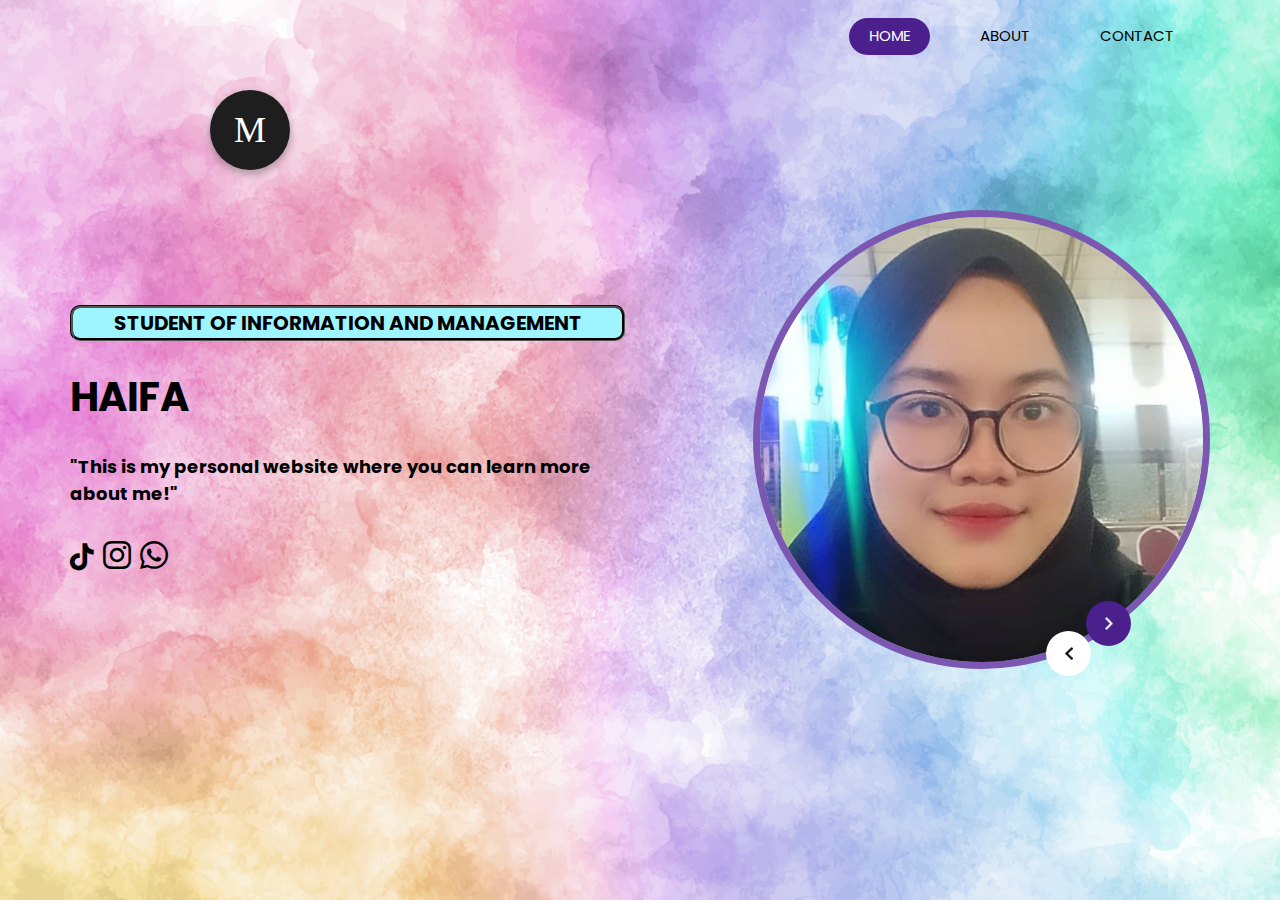
<file: index.html>
<!DOCTYPE html>
<html>

<head>
  <!-- Basic -->
  <meta charset="utf-8" />
  <meta http-equiv="X-UA-Compatible" content="IE=edge" />
  <!-- Mobile Metas -->
  <meta name="viewport" content="width=device-width, initial-scale=1, shrink-to-fit=no" />
  <!-- Site Metas -->
  <meta name="keywords" content="" />
  <meta name="description" content="" />
  <meta name="author" content="" />

  <title>Haifa Biodata</title>

  <!-- slider stylesheet -->
  <link rel="stylesheet" type="text/css"
    href="https://cdnjs.cloudflare.com/ajax/libs/OwlCarousel2/2.1.3/assets/owl.carousel.min.css" />

  <!-- bootstrap core css -->
  <link rel="stylesheet" type="text/css" href="css/bootstrap.css" />

  <!-- fonts style -->
  <link href="https://fonts.googleapis.com/css?family=Poppins:400,600,700&display=swap" rel="stylesheet">
  <!-- Custom styles for this template -->
  <link href="css/style.css" rel="stylesheet" />
  <!-- responsive style -->
  <link href="css/responsive.css" rel="stylesheet" />
  <link rel="stylesheet" href="https://cdnjs.cloudflare.com/ajax/libs/font-awesome/6.0.0-beta3/css/all.min.css">
  <style>
    .black {
      color: black;
    }
  </style>
</head>

<body>
  <div class="hero_area">
    <!-- header section strats -->
    <header class="header_section">
      <div class="container">
        <nav class="navbar navbar-expand-lg custom_nav-container ">
          <button class="navbar-toggler" type="button" data-toggle="collapse" data-target="#navbarSupportedContent"
            aria-controls="navbarSupportedContent" aria-expanded="false" aria-label="Toggle navigation">
            <span class="s-1"> </span>
            <span class="s-2"> </span>
            <span class="s-3"> </span>
          </button>

          <div class="collapse navbar-collapse" id="navbarSupportedContent">
            <div class="d-flex ml-auto flex-column flex-lg-row align-items-center">
              <ul class="navbar-nav  ">
                <li class="nav-item active">
                  <a class="nav-link" href="index.html">Home <span class="sr-only">(current)</span></a>
                </li>
                <li class="nav-item">
                  <a class="nav-link" href="about.html"> About</a>
                </li>
                <li class="nav-item">
                  <a class="nav-link" href="contact.html">Contact </a>
                </li>
              </ul>
            </div>
          </div>
        </nav>
      </div>
      <style>
        .circle {
          margin-left: 200px;
          margin-top: 80px;
          position: absolute;
          top: 10px;
          left: 10px;
          width: 80px;
          height: 80px;
          border-radius: 50%;
          background-color: #1e1e1e;
          /* Professional gaming color */
          display: flex;
          justify-content: center;
          align-items: center;
          font-size: 36px;
          /* Adjust font size as needed */
          color: white;
          /* Text color */
          font-family: 'Arial Black', cursive;
          /* Thicker and stylish font */
          box-shadow: 0 4px 8px rgba(0, 0, 0, 0.3);
          /* Add some shadow for a cool effect */
        }
      </style>
      <div class="circle">
        <span>M</span>
      </div>
    </header>
    <!-- end header section -->
    <!-- slider section -->
    <section class=" slider_section ">
      <div class="container">


        <div class="row">
          <div class="col-md-6 ">

            <div class="detail_box">
              <div
                style="text-align: center; font-size: 20px; background-color: rgb(159, 245, 255);border-color: black; border-style:groove; border-radius: 10px;">
                <b>STUDENT OF INFORMATION AND MANAGEMENT</b>
              </div>
              <h1 style="margin-block: 2rem;">
                HAIFA
              </h1>
              <b>
                <p style="font-size: large;">
                  "This is my personal website where you can learn more about me!"
                </p>
              </b>
            </div>
            <div style="margin-top: 2rem;">
              <a href="https://www.tiktok.com/@armyraezora?_t=8r89f9blD1e&_r=1" target="_blank">
                <i class="fab fa-tiktok black" style="font-size: 1.7em;"></i>
              </a>
              <a href="https://www.instagram.com/invites/contact/?igsh=2tii8m0omewa&utm_content=rsmduxz"
                target="_blank">
                <i class="fa-brands fa-instagram fa-2x black" style="margin-inline: .3rem;"></i>
              </a>
              <a href="https://wa.me/01111937332" target="_blank">
                <i class="fa-brands fa-whatsapp fa-2x black"></i>
              </a>
            </div>
          </div>

          <div class="col-lg-5 col-md-6 offset-lg-1">
            <div class="img_content">
              <div class="img_container">
                <div id="carouselExampleControls" class="carousel slide" data-ride="carousel">
                  <div class="carousel-inner">
                    <div class="carousel-item active">
                      <div class="img-box">
                        <img src="images/profile.jpg" alt="">
                      </div>
                    </div>
                    <div class="carousel-item">
                      <div class="img-box">
                        <img src="images/profile.jpg" alt="">
                      </div>
                    </div>
                    <div class="carousel-item">
                      <div class="img-box">
                        <img src="images/profile.jpg" alt="">
                      </div>
                    </div>
                  </div>
                </div>
              </div>
              <a class="carousel-control-prev" href="#carouselExampleControls" role="button" data-slide="prev">
                <span class="sr-only">Previous</span>
              </a>
              <a class="carousel-control-next" href="#carouselExampleControls" role="button" data-slide="next">
                <span class="sr-only">Next</span>
              </a>
            </div>
          </div>
        </div>
      </div>
      <br>
    </section>
  </div>
  <script src="js/jquery-3.4.1.min.js"></script>
  <script src="js/bootstrap.js"></script>

</body>

</html>
</file>
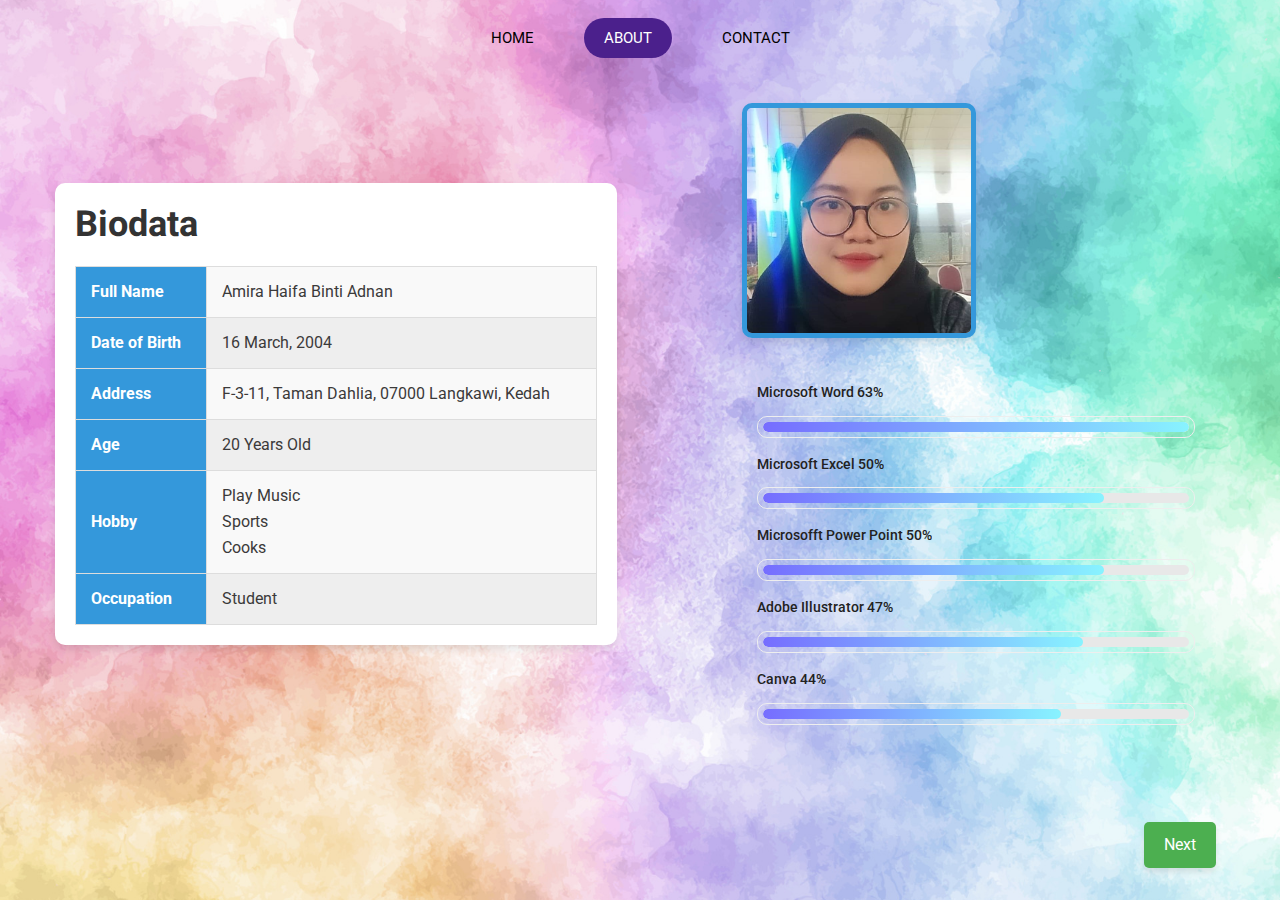
<file: about-us.html>
<!DOCTYPE html>
<html>

<head>
  <!-- Basic -->
  <meta charset="utf-8" />
  <meta http-equiv="X-UA-Compatible" content="IE=edge" />
  <!-- Mobile Metas -->
  <meta name="viewport" content="width=device-width, initial-scale=1, shrink-to-fit=no" />
  <!-- Site Metas -->
  <meta name="keywords" content="" />
  <meta name="description" content="" />
  <meta name="author" content="" />

  <title>Haifa Biodata</title>

  <!-- slider stylesheet -->
  <link rel="stylesheet" type="text/css"
    href="https://cdnjs.cloudflare.com/ajax/libs/OwlCarousel2/2.1.3/assets/owl.carousel.min.css" />

  <!-- bootstrap core css -->
  <link rel="stylesheet" type="text/css" href="css/bootstrap.css" />
  <!-- <link rel="stylesheet" type="text/css" href="css/bootstrap.css" /> -->

  <!-- fonts style -->
  <link href="https://fonts.googleapis.com/css?family=Poppins:400,600,700&display=swap" rel="stylesheet">
  <!-- Custom styles for this template -->
  <link href="css/style.css" rel="stylesheet" />
  <link href="css2/style.css" rel="stylesheet" />
  <!-- responsive style -->
  <link href="css/responsive.css" rel="stylesheet" />
  <link href="css2/responsive.css" rel="stylesheet" />
  <style>
    .container {
      display: flex;
      justify-content: center;
      align-items: center;
      flex-direction: row-reverse;
    }

    .biodata-container {
      width: 80%;
      max-width: 600px;
      background-color: white;
      padding: 20px;
      border-radius: 10px;
      box-shadow: 0 4px 8px rgba(0, 0, 0, 0.1);
      text-align: left;
    }

    .biodata-container h1 {
      text-align: center;
      color: #333;
      margin-bottom: 20px;
    }

    .biodata-table {
      width: 100%;
      border-collapse: collapse;
    }

    .biodata-table th,
    .biodata-table td {
      padding: 12px 15px;
      border: 1px solid #ddd;
      text-align: left;
    }

    .biodata-table th {
      background-color: #3498db;
      color: white;
    }

    .biodata-table td {
      background-color: #f9f9f9;
    }

    .biodata-table tr:nth-child(even) td {
      background-color: #eeeeee;
    }

    .image-container {
      width: 50%;
      /* Adjust width as needed */
      display: flex;
      justify-content: flex-end;
    }

    .image-container img {
      max-width: 100%;
      height: auto;
      border: 5px solid #3498db;
      /* Nice border color */
      border-radius: 10px;
      box-shadow: 0 4px 8px rgba(0, 0, 0, 0.1);
      /* Add some shadow for effect */
    }
  </style>
</head>

<body>

  <div class="hero_area">
    <!-- header section strats -->
    <header class="header_section">
      <div class="container">
        <nav class="navbar navbar-expand-lg custom_nav-container ">
          <button class="navbar-toggler" type="button" data-toggle="collapse" data-target="#navbarSupportedContent"
            aria-controls="navbarSupportedContent" aria-expanded="false" aria-label="Toggle navigation">
            <span class="s-1"> </span>
            <span class="s-2"> </span>
            <span class="s-3"> </span>
          </button>

          <div class="collapse navbar-collapse" id="navbarSupportedContent">
            <div class="d-flex ml-auto flex-column flex-lg-row align-items-center">
              <ul class="navbar-nav  ">
                <li class="nav-item">
                  <a class="nav-link" href="index.html">Home <span class="sr-only">(current)</span></a>
                </li>
                <li class="nav-item active">
                  <a class="nav-link" href="about.html"> About</a>
                </li>
                <li class="nav-item">
                  <a class="nav-link" href="contact.html">Contact </a>
                </li>
              </ul>
            </div>
          </div>
        </nav>
      </div>
    </header>
    <!-- end header section -->
    <!-- slider section -->
    <section class=" slider_section ">
      <div class="container">
        <div class="image-container"
          style="width: 100%;display: flex;justify-content: flex-end;flex-direction: column;">
          <img src="images/profile.jpg" alt="Your Image" style="width:50%;height:50%"><br>

          <div class="col-lg-6">
            <div class="tools_expert">
              <div class="skill_main">
                <div class="skill_item">
                  <h4>Microsoft Word <span class="counter">100</span>%</h4>
                  <div class="progress_br">
                    <div class="progress">
                      <div class="progress-bar" role="progressbar" aria-valuenow="100" aria-valuemin="0"
                        aria-valuemax="100" style="width: 100%;"></div>
                    </div>
                  </div>
                </div>
                <div class="skill_item">
                  <h4>Microsoft Excel <span class="counter">80</span>%</h4>
                  <div class="progress_br">
                    <div class="progress">
                      <div class="progress-bar" role="progressbar" aria-valuenow="80" aria-valuemin="0"
                        aria-valuemax="100" style="width: 80%;"></div>
                    </div>
                  </div>
                </div>
                <div class="skill_item">
                  <h4>Microsofft Power Point <span class="counter">80</span>%</h4>
                  <div class="progress_br">
                    <div class="progress">
                      <div class="progress-bar" role="progressbar" aria-valuenow="80" aria-valuemin="0"
                        aria-valuemax="100" style="width: 80%;"></div>
                    </div>
                  </div>
                </div>
                <div class="skill_item">
                  <h4>Adobe Illustrator <span class="counter">75</span>%</h4>
                  <div class="progress_br">
                    <div class="progress">
                      <div class="progress-bar" role="progressbar" aria-valuenow="75" aria-valuemin="0"
                        aria-valuemax="100" style="width: 75%;"></div>
                    </div>
                  </div>
                </div>
                <div class="skill_item">
                  <h4>Canva <span class="counter">70</span>%</h4>
                  <div class="progress_br">
                    <div class="progress">
                      <div class="progress-bar" role="progressbar" aria-valuenow="70" aria-valuemin="0"
                        aria-valuemax="100" style="width: 70%;"></div>
                    </div>
                  </div>
                </div>
              </div>
            </div>
          </div>



        </div>
        <div class="row" style="width:150%">

          <div class="biodata-container">
            <h1 style="text-align:left">Biodata</h1>
            <table class="biodata-table">
              <tr>
                <th>Full Name</th>
                <td>Amira Haifa Binti Adnan</td>
              </tr>
              <tr>
                <th>Date of Birth</th>
                <td>16 March, 2004</td>
              </tr>
              <tr>
                <th>Address</th>
                <td>F-3-11, Taman Dahlia, 07000 Langkawi, Kedah</td>
              </tr>
              <tr>
                <th>Age</th>
                <td>20 Years Old</td>
              </tr>
              <tr>
                <th>Hobby</th>
                <td>Play Music<br>
                  Sports<br>
                  Cooks
                </td>
              </tr>
              <tr>
                <th>Occupation</th>
                <td>Student</td>
              </tr>
            </table>
          </div>
        </div>
        <br>
    </section>
    <!-- end slider section -->
    <div style="height:10%; width:100%; text-align: right; padding-inline: 2rem;">
      <a href="education.html"><button class="next-button" style="margin-bottom: 2rem">Next</button></a>
    </div>
  </div>
  <script src="js/jquery-3.4.1.min.js"></script>
  <script src="js/bootstrap.js"></script>
  <!-- Optional JavaScript -->
  <!-- jQuery first, then Popper.js, then Bootstrap JS -->
  <script src="js2/jquery-3.3.1.min.js"></script>
  <script src="js2/popper.js"></script>
  <script src="js2/bootstrap.min.js"></script>
  <script src="js2/stellar.js"></script>
  <script src="vendors2/lightbox/simpleLightbox.min.js"></script>
  <script src="vendors2/nice-select/js/jquery.nice-select.min.js"></script>
  <script src="js2/jquery.ajaxchimp.min.js"></script>
  <script src="vendors2/counter-up/jquery.waypoints.min.js"></script>
  <script src="vendors2/counter-up/jquery.counterup.min.js"></script>
  <script src="js2/theme.js"></script>

</body>

</html>
</file>
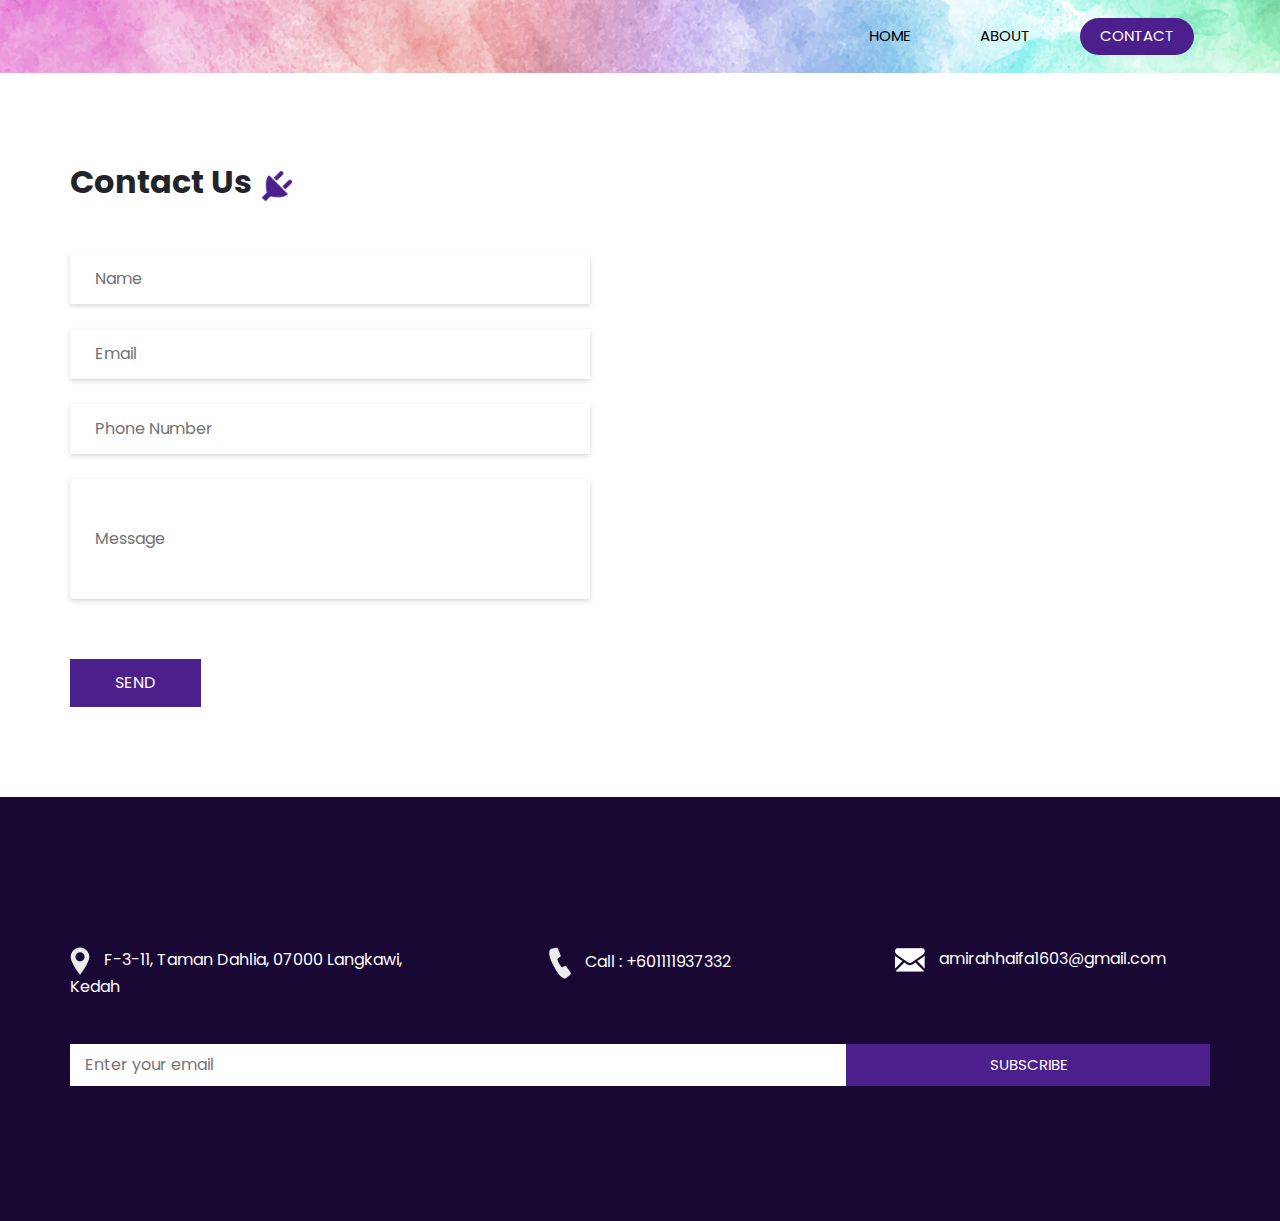
<file: contact.html>
<!DOCTYPE html>
<html>

<head>
  <!-- Basic -->
  <meta charset="utf-8" />
  <meta http-equiv="X-UA-Compatible" content="IE=edge" />
  <!-- Mobile Metas -->
  <meta name="viewport" content="width=device-width, initial-scale=1, shrink-to-fit=no" />
  <!-- Site Metas -->
  <meta name="keywords" content="" />
  <meta name="description" content="" />
  <meta name="author" content="" />

  <title>Electrochip</title>

  <!-- slider stylesheet -->
  <link rel="stylesheet" type="text/css"
    href="https://cdnjs.cloudflare.com/ajax/libs/OwlCarousel2/2.1.3/assets/owl.carousel.min.css" />

  <!-- bootstrap core css -->
  <link rel="stylesheet" type="text/css" href="css/bootstrap.css" />

  <!-- fonts style -->
  <link href="https://fonts.googleapis.com/css?family=Poppins:400,600,700&display=swap" rel="stylesheet">
  <!-- Custom styles for this template -->
  <link href="css/style.css" rel="stylesheet" />
  <!-- responsive style -->
  <link href="css/responsive.css" rel="stylesheet" />

  <style>
    .map-img {
      width: 100%;
      max-width: 40rem;
      height: 25rem;
      object-fit: cover;
    }
  </style>
</head>

<body class="sub_page">

  <div class="hero_area" style="min-height: auto;">
    <!-- header section strats -->
    <header class="header_section">
      <div class="container">
        <nav class="navbar navbar-expand-lg custom_nav-container ">

          <button class="navbar-toggler" type="button" data-toggle="collapse" data-target="#navbarSupportedContent"
            aria-controls="navbarSupportedContent" aria-expanded="false" aria-label="Toggle navigation">
            <span class="s-1"> </span>
            <span class="s-2"> </span>
            <span class="s-3"> </span>
          </button>

          <div class="collapse navbar-collapse" id="navbarSupportedContent">
            <div class="d-flex ml-auto flex-column flex-lg-row align-items-center">
              <ul class="navbar-nav  ">
                <li class="nav-item ">
                  <a class="nav-link" href="index.html">Home <span class="sr-only">(current)</span></a>
                </li>
                <li class="nav-item">
                  <a class="nav-link" href="about.html"> About</a>
                </li>
                <li class="nav-item active">
                  <a class="nav-link" href="contact.html">Contact </a>
                </li>
              </ul>
            </div>
          </div>
        </nav>
      </div>
    </header>
    <!-- end header section -->
  </div>


  <!-- contact section -->

  <section class="contact_section layout_padding">
    <div class="container ">
      <div class="heading_container">
        <h2>
          Contact Us
        </h2>
        <img src="images/plug.png" alt="">
      </div>
    </div>
    <div class="container">
      <div class="row">
        <div class="col-md-6">
          <form action="">
            <div>
              <input type="text" placeholder="Name" />
            </div>
            <div>
              <input type="email" placeholder="Email" />
            </div>
            <div>
              <input type="text" placeholder="Phone Number" />
            </div>
            <div>
              <input type="text" class="message-box" placeholder="Message" />
            </div>
            <div class="d-flex ">
              <button>
                SEND
              </button>
            </div>
          </form>
        </div>
        <div class="col-md-6">
          <iframe
            src="https://www.google.com/maps/embed?pb=!1m18!1m12!1m3!1d3136.4738972420428!2d99.85122414039128!3d6.331669878631676!2m3!1f0!2f0!3f0!3m2!1i1024!2i768!4f13.1!3m3!1m2!1s0x304c7f745ec15b25%3A0x1b1d8c642e112c96!2sTaman%20Dahlia%2C%2007000%20Kuah%2C%20Kedah!5e0!3m2!1sen!2smy!4v1730723196446!5m2!1sen!2smy"
            width="600" height="450" style="border:0;" allowfullscreen="" loading="lazy"
            referrerpolicy="no-referrer-when-downgrade"></iframe>
        </div>
      </div>
    </div>
  </section>

  <!-- end contact section -->


  <!-- info section -->

  <section class="info_section layout_padding">
    <div class="container">
      <div class="info_contact">
        <div class="row">
          <div class="col-md-4">
            <a href="https://maps.app.goo.gl/AeX6Ri2NosZ2dh8P6">
              <img src="images/location-white.png" alt="">
              <span>
                F-3-11, Taman Dahlia, 07000 Langkawi, Kedah
              </span>
            </a>
          </div>
          <div class="col-md-4">
            <a href="https://wa.me/01111937332" target="_blank">
              <img src="images/telephone-white.png" alt="">
              <span>
                Call : +601111937332
              </span>
            </a>
          </div>
          <div class="col-md-4">
            <a href="mailto:amirahhaifa1603@gmail.com" target="_blank">
              <img src="images/envelope-white.png" alt="">
              <span>
                amirahhaifa1603@gmail.com
              </span>
            </a>
          </div>
        </div>
      </div>
      <div class="row">
        <div class="col-md col-lg">
          <div class="info_form">
            <form action="">
              <input type="text" placeholder="Enter your email">
              <button>
                subscribe
              </button>
            </form>
          </div>
        </div>
      </div>
    </div>
  </section>

  <!-- end info section -->

  <script src="js/jquery-3.4.1.min.js"></script>
  <script src="js/bootstrap.js"></script>

</body>

</html>
</file>
<file: css/style.css>
body {
	font-family: "Poppins", sans-serif;
	/* color: #0c0c0c; */
	background-color: #ffffff;
}

.layout_padding {
	padding-top: 90px;
	padding-bottom: 90px;
}

.layout_padding2 {
	padding-top: 45px;
	padding-bottom: 45px;
}

.layout_padding2-top {
	padding-top: 45px;
}

.layout_padding2-bottom {
	padding-bottom: 45px;
}

.layout_padding-top {
	padding-top: 90px;
}

.layout_padding-bottom {
	padding-bottom: 90px;
}

.heading_container {
	display: -webkit-box;
	display: -ms-flexbox;
	display: flex;
	-webkit-box-pack: start;
	-ms-flex-pack: start;
	justify-content: flex-start;
	-webkit-box-align: center;
	-ms-flex-align: center;
	align-items: center;
	text-align: center;
}

.heading_container h2 {
	position: relative;
	font-weight: bold;
	margin-right: 10px;
}

.heading_container img {
	width: 30px;
}

/*header section*/
.hero_area {
	min-height: 100vh;
	height: auto;
	position: relative;
	display: -webkit-box;
	display: -ms-flexbox;
	display: flex;
	-webkit-box-orient: vertical;
	-webkit-box-direction: normal;
	-ms-flex-direction: column;
	flex-direction: column;
	/* background-color: #eae6f5; */
	background-image: url("../images/bgimg.jpg");
	background-size: cover; /* Ensures the image covers the entire background */
	background-repeat: no-repeat;
	background-position: center;
	padding-inline: 2rem;
}
.next-button {
	padding: 10px 20px;
	font-size: 16px;
	background-color: #4caf50; /* Button color */
	color: white;
	border: none;
	border-radius: 5px;
	cursor: pointer;
	box-shadow: 0 4px 6px rgba(0, 0, 0, 0.1);
	transition: background-color 0.3s ease, transform 0.2s ease;
}

.hero_area .next-button:hover {
	background-color: #45a049; /* Hover color */
	transform: scale(1.05);
}

.hero_area .next-button:active {
	background-color: #39843c; /* Active color */
	transform: scale(0.98);
}
.sub_page .hero_area {
	height: auto;
}

.header_section .container {
	padding: 0;
}

.header_section .nav_container {
	margin: 0 auto;
}

.custom_nav-container .navbar-nav .nav-item .nav-link {
	padding: 7px 20px;
	margin: 10px 15px;
	color: #000000;
	text-align: center;
	border-radius: 35px;
	text-transform: uppercase;
	font-size: 15px;
}

.custom_nav-container .navbar-nav .nav-item.active .nav-link,
.custom_nav-container .navbar-nav .nav-item:hover .nav-link {
	background-color: #4b208c;
	color: #ffffff;
}

a,
a:hover,
a:focus {
	text-decoration: none;
}

a:hover,
a:focus {
	color: initial;
}

.btn,
.btn:focus {
	outline: none !important;
	-webkit-box-shadow: none;
	box-shadow: none;
}

.custom_nav-container .nav_search-btn {
	background-image: url(../images/search-icon.png);
	background-size: 22px;
	background-repeat: no-repeat;
	background-position-y: 7px;
	width: 35px;
	height: 35px;
	padding: 0;
	border: none;
}

.navbar-brand {
	display: -webkit-box;
	display: -ms-flexbox;
	display: flex;
	-webkit-box-align: center;
	-ms-flex-align: center;
	align-items: center;
}

.navbar-brand img {
	margin-right: 5px;
	width: 35px;
}

.navbar-brand span {
	font-size: 22px;
	font-weight: 700;
	color: #4b208c;
}

.custom_nav-container {
	z-index: 99999;
}

.navbar-expand-lg .navbar-collapse {
	-webkit-box-align: end;
	-ms-flex-align: end;
	align-items: flex-end;
}

.custom_nav-container .navbar-toggler {
	outline: none;
}

.custom_nav-container .navbar-toggler {
	padding: 0;
	width: 37px;
	height: 42px;
}

.custom_nav-container .navbar-toggler span {
	display: block;
	width: 35px;
	height: 4px;
	background-color: #190734;
	margin: 7px 0;
	-webkit-transition: all 0.3s;
	transition: all 0.3s;
}

.custom_nav-container .navbar-toggler[aria-expanded="true"] .s-1 {
	-webkit-transform: rotate(45deg);
	transform: rotate(45deg);
	margin: 0;
	margin-bottom: -4px;
}

.custom_nav-container .navbar-toggler[aria-expanded="true"] .s-2 {
	display: none;
}

.custom_nav-container .navbar-toggler[aria-expanded="true"] .s-3 {
	-webkit-transform: rotate(-45deg);
	transform: rotate(-45deg);
	margin: 0;
	margin-top: -4px;
}

.custom_nav-container .navbar-toggler[aria-expanded="false"] .s-1,
.custom_nav-container .navbar-toggler[aria-expanded="false"] .s-2,
.custom_nav-container .navbar-toggler[aria-expanded="false"] .s-3 {
	-webkit-transform: none;
	transform: none;
}

/*end header section*/
/* slider section */
.slider_section {
	-webkit-box-flex: 1;
	-ms-flex: 1;
	flex: 1;
	display: -webkit-box;
	display: -ms-flexbox;
	display: flex;
	-webkit-box-align: center;
	-ms-flex-align: center;
	align-items: center;
	position: relative;
	z-index: 2;
	color: #3b3a3a;
	padding-bottom: 70px;
	flex-direction: column;
	justify-content: center;
}

.slider_section .row {
	-webkit-box-align: center;
	-ms-flex-align: center;
	align-items: center;
}

.slider_section .detail_box {
	color: #000000;
}

.slider_section .detail_box h1 {
	text-transform: uppercase;
	font-weight: bold;
}

.slider_section .detail_box p {
	margin-top: 20px;
}

.slider_section .detail_box a {
	display: inline-block;
	padding: 10px 40px;
	background-color: #4b208c;
	color: #ffffff;
	border-radius: 35px;
	margin-top: 35px;
}

.slider_section .detail_box a:hover {
	background-color: #5625a1;
}

.slider_section .img_container {
	border: 7px solid #7b57b2;
	border-radius: 100%;
	overflow: hidden;
}

.slider_section .img_container div#carouselExampleContarols {
	width: 100%;
	position: unset;
}

.slider_section .img_container .img-box img {
	width: 100%;
	height: 100%;
}

.slider_section .carousel-control-prev,
.slider_section .carousel-control-next {
	top: initial;
	left: initial;
	bottom: 5%;
	right: 10%;
	width: 45px;
	height: 45px;
	border: none;
	border-radius: 100%;
	opacity: 1;
	background-repeat: no-repeat;
	background-size: 8px;
	background-position: center;
}

.slider_section .carousel-control-prev {
	background-image: url(../images/prev.png);
	background-color: #ffffff;
	-webkit-transform: translate(-85px, 30px);
	transform: translate(-85px, 30px);
}

.slider_section .carousel-control-next {
	background-image: url(../images/next.png);
	background-color: #4b208c;
	-webkit-transform: translate(-45px, 0);
	transform: translate(-45px, 0);
}

.service_section {
	text-align: center;
}

.service_section .heading_container {
	-webkit-box-pack: center;
	-ms-flex-pack: center;
	justify-content: center;
}

.service_section .service_container {
	display: -webkit-box;
	display: -ms-flexbox;
	display: flex;
	-webkit-box-pack: center;
	-ms-flex-pack: center;
	justify-content: center;
	padding: 35px 0;
	-ms-flex-wrap: wrap;
	flex-wrap: wrap;
}

.service_section .service_container .box {
	margin: 25px 1%;
	-ms-flex-preferred-size: 31%;
	flex-basis: 31%;
	padding: 35px 25px 25px;
	border-radius: 15px;
	-webkit-box-shadow: 0 0 10px 0 rgba(0, 0, 0, 0.15);
	box-shadow: 0 0 10px 0 rgba(0, 0, 0, 0.15);
	border-top: 15px solid transparent;
	overflow: hidden;
	-webkit-transition: all 0.1s;
	transition: all 0.1s;
}

.service_section .service_container .box .img-box {
	display: -webkit-box;
	display: -ms-flexbox;
	display: flex;
	-webkit-box-pack: center;
	-ms-flex-pack: center;
	justify-content: center;
	-webkit-box-align: center;
	-ms-flex-align: center;
	align-items: center;
	height: 125px;
}

.service_section .service_container .box .img-box img {
	width: 90px;
}

.service_section .service_container .box .detail-box {
	margin-top: 25px;
}

.service_section .service_container .box .detail-box h5 {
	color: #2e0e5f;
	font-weight: 600;
	position: relative;
}

.service_section .service_container .box:hover,
.service_section .service_container .box.active {
	border-top: 15px solid #512a97;
}

.service_section .btn-box {
	display: -webkit-box;
	display: -ms-flexbox;
	display: flex;
	-webkit-box-pack: center;
	-ms-flex-pack: center;
	justify-content: center;
	margin-top: 25px;
}

.service_section .btn-box a {
	display: inline-block;
	padding: 10px 35px;
	background-color: #4b208c;
	color: #ffffff;
	border-radius: 35px;
}

.service_section .btn-box a:hover {
	background-color: #5625a1;
}

.about_section {
	background-color: #f3f0f6;
}

.about_section .row {
	-webkit-box-align: center;
	-ms-flex-align: center;
	align-items: center;
}

.about_section .img_container {
	display: -webkit-box;
	display: -ms-flexbox;
	display: flex;
	-webkit-box-orient: vertical;
	-webkit-box-direction: normal;
	-ms-flex-direction: column;
	flex-direction: column;
}

.about_section .img_container .img-box {
	border: 5px solid #7b57b2;
	border-radius: 100%;
	overflow: hidden;
}

.about_section .img_container .img-box.b1 {
	width: 70%;
}

.about_section .img_container .img-box.b2 {
	width: 50%;
	margin-left: auto;
	margin-top: -12%;
}

.about_section .img_container .img-box img {
	width: 100%;
}

.about_section .detail-box {
	margin-right: 15%;
}

.about_section .detail-box p {
	margin-top: 25px;
}

.about_section .detail-box a {
	display: inline-block;
	padding: 10px 35px;
	background-color: #4b208c;
	color: #ffffff;
	border-radius: 5px;
	margin: 25px 0 45px 0;
}

.about_section .detail-box a:hover {
	background-color: #5625a1;
}

.blog_section .heading_container {
	-webkit-box-pack: center;
	-ms-flex-pack: center;
	justify-content: center;
}

.blog_section .heading_container h2::before {
	background-color: #ffffff;
}

.blog_section .box {
	margin-top: 55px;
	background-color: #ffffff;
	-webkit-box-shadow: 0 0 10px 0 rgba(0, 0, 0, 0.15);
	box-shadow: 0 0 10px 0 rgba(0, 0, 0, 0.15);
}

.blog_section .box .img-box {
	position: relative;
}

.blog_section .box .img-box img {
	width: 100%;
}

.blog_section .box .detail-box {
	padding: 25px 25px 15px;
}

.blog_section .box .detail-box h5 {
	font-weight: bold;
}

.contact_section {
	position: relative;
}

.contact_section form {
	margin-top: 45px;
	padding-right: 35px;
}

.contact_section input {
	width: 100%;
	border: none;
	height: 50px;
	margin-bottom: 25px;
	padding-left: 25px;
	background-color: transparent;
	outline: none;
	color: #101010;
	-webkit-box-shadow: 0px 2px 5px 0px rgba(0, 0, 0, 0.16);
	box-shadow: 0px 2px 5px 0px rgba(0, 0, 0, 0.16);
}

.contact_section input::-webkit-input-placeholder {
	color: #737272;
}

.contact_section input:-ms-input-placeholder {
	color: #737272;
}

.contact_section input::-ms-input-placeholder {
	color: #737272;
}

.contact_section input::placeholder {
	color: #737272;
}

.contact_section input.message-box {
	height: 120px;
}

.contact_section button {
	border: none;
	display: inline-block;
	padding: 12px 45px;
	background-color: #4b208c;
	color: #ffffff;
	border-radius: 0px;
	margin-top: 35px;
}

.contact_section button:hover {
	background-color: #5625a1;
}

.contact_section .map_container {
	height: 100%;
	min-height: 325px;
}

.contact_section .map_container .map-responsive {
	height: 100%;
}

.footer_bg {
	background-image: url(../images/footer-bg.png);
	background-size: cover;
	background-position: top;
}

/* info section */
.info_section {
	background-color: #190734;
	color: #ffffff;
}

.info_section h6 {
	font-weight: bold;
}

.info_section .info_contact {
	margin-top: 60px;
	margin-bottom: 45px;
}

.info_section .info_contact .col-md-4 {
	display: -webkit-box;
	display: -ms-flexbox;
	display: flex;
	-webkit-box-pack: center;
	-ms-flex-pack: center;
	justify-content: center;
}

.info_section .info_contact a {
	color: #ffffff;
}

.info_section .info_contact img {
	max-width: 100%;
	margin-right: 10px;
}

.info_section .info_form {
	margin: 0 auto;
	margin-bottom: 45px;
}

.info_section .info_form h4 {
	text-transform: uppercase;
	text-align: center;
	margin-bottom: 20px;
}

.info_section .info_form form {
	display: -webkit-box;
	display: -ms-flexbox;
	display: flex;
	-webkit-box-align: center;
	-ms-flex-align: center;
	align-items: center;
}

.info_section .info_form form input {
	background-color: #ffffff;
	border: none;
	-webkit-box-flex: 2.5;
	-ms-flex: 2.5;
	flex: 2.5;
	outline: none;
	color: #000000;
	min-height: 42.4px;
	padding-left: 15px;
}

.info_section .info_form form input ::-webkit-input-placeholder {
	color: #ffffff;
	opacity: 0.2;
}

.info_section .info_form form input :-ms-input-placeholder {
	color: #ffffff;
	opacity: 0.2;
}

.info_section .info_form form input ::-ms-input-placeholder {
	color: #ffffff;
	opacity: 0.2;
}

.info_section .info_form form input ::placeholder {
	color: #ffffff;
	opacity: 0.2;
}

.info_section .info_form form button {
	-webkit-box-flex: 1;
	-ms-flex: 1;
	flex: 1;
	border: none;
	display: inline-block;
	padding: 10px 30px;
	background-color: #4b208c;
	color: #ffffff;
	border-radius: 0;
	font-size: 15px;
	text-transform: uppercase;
}

.info_section .info_form form button:hover {
	background-color: #5625a1;
}

.info_section .box {
	display: -webkit-box;
	display: -ms-flexbox;
	display: flex;
}

.info_section .info_social {
	display: -webkit-box;
	display: -ms-flexbox;
	display: flex;
}

.info_section .info_social img {
	width: 35px;
	margin-right: 8px;
}

/* end info section */
/* footer section*/
.footer_section {
	display: -webkit-box;
	display: -ms-flexbox;
	display: flex;
	-webkit-box-pack: center;
	-ms-flex-pack: center;
	justify-content: center;
	position: relative;
}

.footer_section p {
	color: #222222;
	margin: 0 auto;
	text-align: center;
	padding: 20px;
}

.footer_section p a {
	color: #222222;
}
/*# sourceMappingURL=style.css.map */
</file>
<file: css/responsive.css>
@media (max-width: 1120px) {
}

@media (max-width: 992px) {
	.hero_area {
		height: auto;
	}

	.header_section {
		padding-top: 10px;
	}

	#navbarSupportedContent {
		margin-top: 25px;
	}

	.slider_section {
		padding-top: 75px;
		padding-bottom: 150px;
	}

	.about_section .img-box {
		margin: 0 5%;
	}

	.about_section .detail-box {
		margin-right: 5%;
	}

	.service_section .service_container .box {
		-ms-flex-preferred-size: 48%;
		flex-basis: 48%;
	}

	.about_section .img_container .img-box.b2 {
		margin-top: -5%;
	}
}

@media (max-width: 768px) {
	.slider_section .detail_box {
		text-align: center;
	}

	.slider_section .img_content {
		margin-top: 55px;
	}

	.contact_section .map_container {
		margin-top: 45px;
	}

	.info_section .info_contact a {
		margin-bottom: 15px;
	}

	.info_section .info_social {
		justify-content: center;
	}

	.service_section .service_container .box {
		flex-basis: 98%;
	}

	.contact_section form {
		padding-right: 0;
	}

	.info_section .info_contact a {
		text-align: center;
	}
}

@media (max-width: 576px) {
	.about_section .img_container .img-box.b1 {
		width: 80%;
	}

	.about_section .img_container .img-box.b2 {
		width: 55%;
	}

	.info_section .info_form form {
		flex-direction: column;
	}

	.info_section .info_form form input {
		width: 100%;
	}

	.info_section .info_form form button {
		margin-top: 15px;
		padding: 10px 40px;
	}
}

@media (max-width: 480px) {
}

@media (max-width: 420px) {
	.slider_section .carousel-control-prev,
	.slider_section .carousel-control-next {
		right: 0;
	}
}

@media (max-width: 360px) {
}

@media (min-width: 1200px) {
	.container {
		max-width: 1170px;
	}
}
</file>
<file: css2/style.css>
/*----------------------------------------------------
@File: Default Styles
@Author: Rocky Ahmed
@URL: http://wethemez.com
Author E-mail: rockybd1995@gmail.com

This file contains the styling for the actual theme, this
is the file you need to edit to change the look of the
theme.
---------------------------------------------------- */
/*=====================================================================
@Template Name: Builder Construction 
@Author: Rocky Ahmed
@Developed By: Rocky Ahmed
@Developer URL: http://rocky.wethemez.com
Author E-mail: rockybd1995@gmail.com

@Default Styles

Table of Content:
01/ Variables
02/ predefin
03/ header
04/ button
05/ banner
06/ breadcrumb
07/ about
08/ team
09/ project 
10/ price 
11/ team 
12/ blog 
13/ video  
14/ features  
15/ career  
16/ contact 
17/ footer

=====================================================================*/
/*----------------------------------------------------*/
/*font Variables*/
/*Color Variables*/
/*=================== fonts ====================*/
@import url("https://fonts.googleapis.com/css?family=Heebo:300,400,700,900|Roboto:300,400,500,700");
/*---------------------------------------------------- */
/*----------------------------------------------------*/
.list {
  list-style: none;
  margin: 0px;
  padding: 0px; }

a {
  text-decoration: none;
  transition: all 0.3s ease-in-out; }
  a:hover, a:focus {
    text-decoration: none;
    outline: none; }

.row.m0 {
  margin: 0px; }

body {
  line-height: 26px;
  font-size: 16px;
  font-family: "Roboto", sans-serif;
  font-weight: normal;
  color: #777777; }

h1, h2, h3, h4, h5, h6 {
  font-family: "Heebo", sans-serif;
  font-weight: bold; }

button:focus {
  outline: none;
  box-shadow: none; }

.p0 {
  padding-left: 0px;
  padding-right: 0px; }

.p_120 {
  padding-top: 120px;
  padding-bottom: 120px; }

.p_100 {
  padding-top: 100px;
  padding-bottom: 100px; }

.pad_top {
  padding-top: 120px; }

.pad_bt {
  padding-bottom: 120px; }

.mt-25 {
  margin-top: 25px; }

@media (min-width: 1200px) {
  .container {
    max-width: 1170px; } }

@media (min-width: 1620px) {
  .box_1620 {
    max-width: 1620px;
    margin: auto;
    width: 100%;
    padding-left: 0px;
    padding-right: 0px; } }
/* Main Title Area css
============================================================================================ */
.main_title {
  text-align: center;
  max-width: 670px;
  margin: 0px auto 75px; }
  .main_title h2 {
    font-family: "Heebo", sans-serif;
    font-size: 36px;
    color: #222222;
    margin-bottom: 15px;
    text-transform: uppercase; }
  .main_title p {
    font-size: 16px;
    font-family: "Roboto", sans-serif;
    font-weight: normal;
    line-height: 26px;
    color: #777777;
    margin-bottom: 0px; }

/* End Main Title Area css
============================================================================================ */
/*---------------------------------------------------- */
/*----------------------------------------------------*/
.header_area {
  position: absolute;
  width: 100%;
  top: 0;
  left: 0;
  z-index: 99;
  transition: background 0.4s, all 0.3s linear; }
  .header_area .navbar {
    background: transparent;
    padding: 0px;
    border: 0px;
    border-radius: 0px; }
    .header_area .navbar .nav .nav-item {
      margin-right: 45px; }
      .header_area .navbar .nav .nav-item .nav-link {
        font: 500 12px/120px "Roboto", sans-serif;
        text-transform: uppercase;
        color: #fff;
        padding: 0px;
        display: inline-block; }
        .header_area .navbar .nav .nav-item .nav-link:after {
          display: none; }
      .header_area .navbar .nav .nav-item:hover .nav-link, .header_area .navbar .nav .nav-item.active .nav-link {
        color: #fff; }
      .header_area .navbar .nav .nav-item.submenu {
        position: relative; }
        .header_area .navbar .nav .nav-item.submenu ul {
          border: none;
          padding: 0px;
          border-radius: 0px;
          box-shadow: none;
          margin: 0px;
          background: #fff;
          box-shadow: 0px 3px 16px 0px rgba(0, 0, 0, 0.1); }
          @media (min-width: 992px) {
            .header_area .navbar .nav .nav-item.submenu ul {
              position: absolute;
              top: 120%;
              left: 0px;
              min-width: 200px;
              text-align: left;
              opacity: 0;
              transition: all 300ms ease-in;
              visibility: hidden;
              display: block;
              border: none;
              padding: 0px;
              border-radius: 0px; } }
          .header_area .navbar .nav .nav-item.submenu ul:before {
            content: "";
            width: 0;
            height: 0;
            border-style: solid;
            border-width: 10px 10px 0 10px;
            border-color: #eeeeee transparent transparent transparent;
            position: absolute;
            right: 24px;
            top: 45px;
            z-index: 3;
            opacity: 0;
            transition: all 400ms linear; }
          .header_area .navbar .nav .nav-item.submenu ul .nav-item {
            display: block;
            float: none;
            margin-right: 0px;
            border-bottom: 1px solid #ededed;
            margin-left: 0px;
            transition: all 0.4s linear; }
            .header_area .navbar .nav .nav-item.submenu ul .nav-item .nav-link {
              line-height: 45px;
              color: #222222;
              padding: 0px 30px;
              transition: all 150ms linear;
              display: block;
              margin-right: 0px; }
            .header_area .navbar .nav .nav-item.submenu ul .nav-item:last-child {
              border-bottom: none; }
            .header_area .navbar .nav .nav-item.submenu ul .nav-item:hover .nav-link {
              background: #766dff;
              color: #fff; }
        @media (min-width: 992px) {
          .header_area .navbar .nav .nav-item.submenu:hover ul {
            visibility: visible;
            opacity: 1;
            top: 100%; } }
        .header_area .navbar .nav .nav-item.submenu:hover ul .nav-item {
          margin-top: 0px; }
      .header_area .navbar .nav .nav-item:last-child {
        margin-right: 0px; }
    .header_area .navbar .search {
      font-size: 12px;
      line-height: 60px;
      display: inline-block;
      color: #222222;
      margin-left: 80px; }
      .header_area .navbar .search i {
        font-weight: 600; }
  .header_area.navbar_fixed .main_menu {
    position: fixed;
    width: 100%;
    top: -70px;
    left: 0;
    right: 0;
    background: #000;
    transform: translateY(70px);
    transition: transform 500ms ease, background 500ms ease;
    -webkit-transition: transform 500ms ease, background 500ms ease;
    box-shadow: 0px 3px 16px 0px rgba(0, 0, 0, 0.1); }
    .header_area.navbar_fixed .main_menu .navbar .nav .nav-item .nav-link {
      line-height: 70px; }

.top_menu {
  background: #f9f9ff; }
  .top_menu .header_social li {
    display: inline-block;
    margin-right: 15px; }
    .top_menu .header_social li a {
      font-size: 14px;
      color: #777777;
      display: inline-block;
      line-height: 42px;
      transition: all 300ms linear 0s; }
    .top_menu .header_social li:last-child {
      margin-right: 0px; }
    .top_menu .header_social li:hover a {
      color: #766dff; }
  .top_menu .dn_btn {
    line-height: 42px;
    display: inline-block;
    font-size: 12px;
    margin-right: 30px;
    font-family: "Roboto", sans-serif;
    font-weight: normal;
    color: #777777;
    transition: all 300ms linear 0s; }
    .top_menu .dn_btn:hover {
      color: #766dff; }
    .top_menu .dn_btn:last-child {
      margin-right: 0px; }
  .top_menu .lan_pack {
    height: 30px;
    border: 1px solid #eeeeee;
    border-radius: 3px;
    line-height: 28px;
    font-size: 12px;
    font-family: "Roboto", sans-serif;
    font-weight: 500;
    padding-left: 19px;
    padding-right: 36px;
    color: #777777;
    background: #f9f9ff;
    margin-right: 5px;
    margin-top: 8px; }
    .top_menu .lan_pack .current {
      color: #777777; }
    .top_menu .lan_pack:after {
      content: "\f0d7";
      border: none !important;
      font: normal normal normal 12px/1 FontAwesome;
      transform: rotate(0deg);
      height: auto;
      margin-top: -6px;
      right: 20px; }

/*---------------------------------------------------- */
/*----------------------------------------------------*/
/* Home Banner Area css
============================================================================================ */
.home_banner_area {
  position: relative;
  z-index: 1;
  background-image: -moz-linear-gradient(0deg, #766dff 0%, #88f3ff 100%);
  background-image: -webkit-linear-gradient(0deg, #766dff 0%, #88f3ff 100%);
  background-image: -ms-linear-gradient(0deg, #766dff 0%, #88f3ff 100%);
  margin-bottom: 200px; }
  .home_banner_area .box_1620 {
    min-height: 700px;
    border-radius: 12px;
    position: relative;
    bottom: -200px;
    background: #fff;
    padding: 30px;
    box-shadow: 0px 20px 80px 0px rgba(153, 153, 153, 0.3); }
  .home_banner_area .banner_inner {
    position: relative;
    width: 100%;
    min-height: 700px;
    display: flex; }
    .home_banner_area .banner_inner .banner_content {
      color: #222222;
      vertical-align: middle;
      align-self: center;
      text-align: left; }
      .home_banner_area .banner_inner .banner_content .media .d-flex {
        padding-right: 125px; }
      .home_banner_area .banner_inner .banner_content .media .media-body {
        vertical-align: middle;
        align-self: center; }

.blog_banner {
  min-height: 780px;
  position: relative;
  z-index: 1;
  overflow: hidden;
  margin-bottom: 0px; }
  .blog_banner .banner_inner {
    background: #04091e;
    position: relative;
    overflow: hidden;
    width: 100%;
    min-height: 780px;
    z-index: 1; }
    .blog_banner .banner_inner .overlay {
      background: url(../img2/banner/banner-2.jpg) no-repeat scroll center center;
      opacity: .5;
      height: 125%;
      position: absolute;
      left: 0px;
      top: 0px;
      width: 100%;
      z-index: -1; }
    .blog_banner .banner_inner .blog_b_text {
      max-width: 700px;
      margin: auto;
      color: #fff; }
      .blog_banner .banner_inner .blog_b_text h2 {
        font-size: 60px;
        font-weight: bold;
        font-family: "Heebo", sans-serif;
        line-height: 66px;
        margin-bottom: 15px;
        text-transform: uppercase; }
      .blog_banner .banner_inner .blog_b_text p {
        font-size: 16px;
        margin-bottom: 35px; }
      .blog_banner .banner_inner .blog_b_text .white_bg_btn {
        line-height: 42px;
        padding: 0px 45px;
        border-radius: 5px; }

.banner_box {
  max-width: 1620px;
  margin: auto; }

.banner_area {
  position: relative;
  z-index: 1;
  min-height: 350px;
  background-image: -moz-linear-gradient(0deg, #766dff 0%, #88f3ff 100%);
  background-image: -webkit-linear-gradient(0deg, #766dff 0%, #88f3ff 100%);
  background-image: -ms-linear-gradient(0deg, #766dff 0%, #88f3ff 100%);
  margin-bottom: 120px; }
  .banner_area .box_1620 {
    background: #fff;
    min-height: 360px;
    border-radius: 12px;
    position: relative;
    bottom: -120px;
    box-shadow: 0px 20px 80px 0px rgba(153, 153, 153, 0.3); }
  .banner_area .banner_inner {
    position: relative;
    overflow: hidden;
    width: 100%;
    min-height: 360px;
    z-index: 1; }
    .banner_area .banner_inner .banner_content h2 {
      color: #222222;
      font-size: 48px;
      font-family: "Heebo", sans-serif;
      margin-bottom: 0px;
      font-weight: bold; }
    .banner_area .banner_inner .banner_content .page_link a {
      font-size: 14px;
      color: #222222;
      font-family: "Roboto", sans-serif;
      margin-right: 32px;
      position: relative; }
      .banner_area .banner_inner .banner_content .page_link a:before {
        content: "\e87a";
        font-family: 'Linearicons-Free';
        position: absolute;
        right: -25px;
        top: 50%;
        transform: translateY(-50%); }
      .banner_area .banner_inner .banner_content .page_link a:last-child {
        margin-right: 0px; }
        .banner_area .banner_inner .banner_content .page_link a:last-child:before {
          display: none; }
      .banner_area .banner_inner .banner_content .page_link a:hover {
        color: #766dff; }

/* End Home Banner Area css
============================================================================================ */
/*---------------------------------------------------- */
/*----------------------------------------------------*/
/* Latest Blog Area css
============================================================================================ */
.latest_blog_inner {
  margin-bottom: -30px; }

.l_blog_item {
  margin-bottom: 30px; }
  .l_blog_item .date {
    font-size: 13px;
    font-family: "Roboto", sans-serif;
    font-weight: normal;
    color: #777777;
    margin-top: 20px;
    display: block;
    margin-bottom: 15px; }
  .l_blog_item h4 {
    font-size: 18px;
    line-height: 24px;
    color: #222222;
    border-bottom: 1px solid #eeeeee;
    padding-bottom: 20px;
    margin-bottom: 20px;
    transition: all 300ms linear 0s; }
  .l_blog_item p {
    margin-bottom: 0px; }
  .l_blog_item:hover h4 {
    color: #766dff; }

/* End Latest Blog Area css
============================================================================================ */
/*================= latest_blog_area css =============*/
.single-recent-blog-post {
  margin-bottom: 30px; }
  .single-recent-blog-post .thumb {
    overflow: hidden; }
    .single-recent-blog-post .thumb img {
      transition: all 0.7s linear; }
  .single-recent-blog-post .details {
    padding-top: 30px; }
    .single-recent-blog-post .details .sec_h4 {
      line-height: 24px;
      padding: 10px 0px 13px;
      transition: all 0.3s linear; }
      .single-recent-blog-post .details .sec_h4:hover {
        color: #777777; }
  .single-recent-blog-post .date {
    font-size: 14px;
    line-height: 24px;
    font-weight: 400; }
  .single-recent-blog-post:hover img {
    transform: scale(1.23) rotate(10deg); }

.tags .tag_btn {
  font-size: 12px;
  font-weight: 500;
  line-height: 20px;
  border: 1px solid #eeeeee;
  display: inline-block;
  padding: 1px 18px;
  text-align: center;
  color: #222222; }
  .tags .tag_btn:before {
    background: #766dff; }
  .tags .tag_btn + .tag_btn {
    margin-left: 2px; }

/*========= blog_categorie_area css ===========*/
.blog_categorie_area {
  padding-top: 80px;
  padding-bottom: 80px; }

.categories_post {
  position: relative;
  text-align: center;
  cursor: pointer; }
  .categories_post img {
    max-width: 100%; }
  .categories_post .categories_details {
    position: absolute;
    top: 20px;
    left: 20px;
    right: 20px;
    bottom: 20px;
    background: rgba(34, 34, 34, 0.8);
    color: #fff;
    transition: all 0.3s linear;
    display: flex;
    align-items: center;
    justify-content: center; }
    .categories_post .categories_details h5 {
      margin-bottom: 0px;
      font-size: 18px;
      line-height: 26px;
      text-transform: uppercase;
      color: #fff;
      position: relative; }
    .categories_post .categories_details p {
      font-weight: 300;
      font-size: 14px;
      line-height: 26px;
      margin-bottom: 0px; }
    .categories_post .categories_details .border_line {
      margin: 10px 0px;
      background: #fff;
      width: 100%;
      height: 1px; }
  .categories_post:hover .categories_details {
    background-image: -moz-linear-gradient(0deg, #766dff 0%, #88f3ff 100%);
    background-image: -webkit-linear-gradient(0deg, #766dff 0%, #88f3ff 100%);
    background-image: -ms-linear-gradient(0deg, #766dff 0%, #88f3ff 100%);
    opacity: 0.851; }

/*============ blog_left_sidebar css ==============*/
.blog_item {
  margin-bottom: 40px; }

.blog_info {
  padding-top: 30px; }
  .blog_info .post_tag {
    padding-bottom: 20px; }
    .blog_info .post_tag a {
      font: 300 14px/21px "Roboto", sans-serif;
      color: #222222; }
      .blog_info .post_tag a:hover {
        color: #777777; }
      .blog_info .post_tag a.active {
        color: #766dff; }
  .blog_info .blog_meta li a {
    font: 300 14px/20px "Roboto", sans-serif;
    color: #777777;
    vertical-align: middle;
    padding-bottom: 12px;
    display: inline-block; }
    .blog_info .blog_meta li a i {
      color: #222222;
      font-size: 16px;
      font-weight: 600;
      padding-left: 15px;
      line-height: 20px;
      vertical-align: middle; }
    .blog_info .blog_meta li a:hover {
      color: #766dff; }

.blog_post img {
  max-width: 100%; }

.blog_details {
  padding-top: 20px; }
  .blog_details h2 {
    font-size: 24px;
    line-height: 36px;
    color: #222222;
    font-weight: 600;
    transition: all 0.3s linear; }
    .blog_details h2:hover {
      color: #766dff; }
  .blog_details p {
    margin-bottom: 26px; }

.view_btn {
  font-size: 14px;
  line-height: 36px;
  display: inline-block;
  color: #222222;
  font-weight: 500;
  padding: 0px 30px;
  background: #fff; }

.blog_right_sidebar {
  border: 1px solid #eeeeee;
  background: #fafaff;
  padding: 30px; }
  .blog_right_sidebar .widget_title {
    font-size: 18px;
    line-height: 25px;
    background: #766dff;
    text-align: center;
    color: #fff;
    padding: 8px 0px;
    margin-bottom: 30px; }
  .blog_right_sidebar .search_widget .input-group .form-control {
    font-size: 14px;
    line-height: 29px;
    border: 0px;
    width: 100%;
    font-weight: 300;
    color: #fff;
    padding-left: 20px;
    border-radius: 45px;
    z-index: 0;
    background: #766dff; }
    .blog_right_sidebar .search_widget .input-group .form-control.placeholder {
      color: #fff; }
    .blog_right_sidebar .search_widget .input-group .form-control:-moz-placeholder {
      color: #fff; }
    .blog_right_sidebar .search_widget .input-group .form-control::-moz-placeholder {
      color: #fff; }
    .blog_right_sidebar .search_widget .input-group .form-control::-webkit-input-placeholder {
      color: #fff; }
    .blog_right_sidebar .search_widget .input-group .form-control:focus {
      box-shadow: none; }
  .blog_right_sidebar .search_widget .input-group .btn-default {
    position: absolute;
    right: 20px;
    background: transparent;
    border: 0px;
    box-shadow: none;
    font-size: 14px;
    color: #fff;
    padding: 0px;
    top: 50%;
    transform: translateY(-50%);
    z-index: 1; }
  .blog_right_sidebar .author_widget {
    text-align: center; }
    .blog_right_sidebar .author_widget h4 {
      font-size: 18px;
      line-height: 20px;
      color: #222222;
      margin-bottom: 5px;
      margin-top: 30px; }
    .blog_right_sidebar .author_widget p {
      margin-bottom: 0px; }
    .blog_right_sidebar .author_widget .social_icon {
      padding: 7px 0px 15px; }
      .blog_right_sidebar .author_widget .social_icon a {
        font-size: 14px;
        color: #222222;
        transition: all 0.2s linear; }
        .blog_right_sidebar .author_widget .social_icon a + a {
          margin-left: 20px; }
        .blog_right_sidebar .author_widget .social_icon a:hover {
          color: #766dff; }
  .blog_right_sidebar .popular_post_widget .post_item .media-body {
    justify-content: center;
    align-self: center;
    padding-left: 20px; }
    .blog_right_sidebar .popular_post_widget .post_item .media-body h3 {
      font-size: 14px;
      line-height: 20px;
      color: #222222;
      margin-bottom: 4px;
      transition: all 0.3s linear; }
      .blog_right_sidebar .popular_post_widget .post_item .media-body h3:hover {
        color: #766dff; }
    .blog_right_sidebar .popular_post_widget .post_item .media-body p {
      font-size: 12px;
      line-height: 21px;
      margin-bottom: 0px; }
  .blog_right_sidebar .popular_post_widget .post_item + .post_item {
    margin-top: 20px; }
  .blog_right_sidebar .post_category_widget .cat-list li {
    border-bottom: 2px dotted #eee;
    transition: all 0.3s ease 0s;
    padding-bottom: 12px; }
    .blog_right_sidebar .post_category_widget .cat-list li a {
      font-size: 14px;
      line-height: 20px;
      color: #777; }
      .blog_right_sidebar .post_category_widget .cat-list li a p {
        margin-bottom: 0px; }
    .blog_right_sidebar .post_category_widget .cat-list li + li {
      padding-top: 15px; }
    .blog_right_sidebar .post_category_widget .cat-list li:hover {
      border-color: #766dff; }
      .blog_right_sidebar .post_category_widget .cat-list li:hover a {
        color: #766dff; }
  .blog_right_sidebar .newsletter_widget {
    text-align: center; }
    .blog_right_sidebar .newsletter_widget .form-group {
      margin-bottom: 8px; }
    .blog_right_sidebar .newsletter_widget .input-group-prepend {
      margin-right: -1px; }
    .blog_right_sidebar .newsletter_widget .input-group-text {
      background: #fff;
      border-radius: 0px;
      vertical-align: top;
      font-size: 12px;
      line-height: 36px;
      padding: 0px 0px 0px 15px;
      border: 1px solid #eeeeee;
      border-right: 0px; }
    .blog_right_sidebar .newsletter_widget .form-control {
      font-size: 12px;
      line-height: 24px;
      color: #cccccc;
      border: 1px solid #eeeeee;
      border-left: 0px;
      border-radius: 0px; }
      .blog_right_sidebar .newsletter_widget .form-control.placeholder {
        color: #cccccc; }
      .blog_right_sidebar .newsletter_widget .form-control:-moz-placeholder {
        color: #cccccc; }
      .blog_right_sidebar .newsletter_widget .form-control::-moz-placeholder {
        color: #cccccc; }
      .blog_right_sidebar .newsletter_widget .form-control::-webkit-input-placeholder {
        color: #cccccc; }
      .blog_right_sidebar .newsletter_widget .form-control:focus {
        outline: none;
        box-shadow: none; }
    .blog_right_sidebar .newsletter_widget .bbtns {
      background: #766dff;
      color: #fff;
      font-size: 12px;
      line-height: 38px;
      display: inline-block;
      font-weight: 500;
      padding: 0px 24px 0px 24px;
      border-radius: 0; }
    .blog_right_sidebar .newsletter_widget .text-bottom {
      font-size: 12px; }
  .blog_right_sidebar .tag_cloud_widget ul li {
    display: inline-block; }
    .blog_right_sidebar .tag_cloud_widget ul li a {
      display: inline-block;
      border: 1px solid #eee;
      background: #fff;
      padding: 0px 13px;
      margin-bottom: 8px;
      transition: all 0.3s ease 0s;
      color: #222222;
      font-size: 12px; }
      .blog_right_sidebar .tag_cloud_widget ul li a:hover {
        background-image: -moz-linear-gradient(0deg, #766dff 0%, #88f3ff 100%);
        background-image: -webkit-linear-gradient(0deg, #766dff 0%, #88f3ff 100%);
        background-image: -ms-linear-gradient(0deg, #766dff 0%, #88f3ff 100%);
        color: #fff; }
  .blog_right_sidebar .br {
    width: 100%;
    height: 1px;
    background: #eeeeee;
    margin: 30px 0px; }

.blog-pagination {
  padding-top: 25px;
  padding-bottom: 95px; }
  .blog-pagination .page-link {
    border-radius: 0; }
  .blog-pagination .page-item {
    border: none; }

.page-link {
  background: transparent;
  font-weight: 400; }

.blog-pagination .page-item.active .page-link {
  background-color: #766dff;
  border-color: transparent;
  color: #fff; }

.blog-pagination .page-link {
  position: relative;
  display: block;
  padding: 0.5rem 0.75rem;
  margin-left: -1px;
  line-height: 1.25;
  color: #8a8a8a;
  border: none; }

.blog-pagination .page-link .lnr {
  font-weight: 600; }

.blog-pagination .page-item:last-child .page-link,
.blog-pagination .page-item:first-child .page-link {
  border-radius: 0; }

.blog-pagination .page-link:hover {
  color: #fff;
  text-decoration: none;
  background-color: #766dff;
  border-color: #eee; }

/*============ Start Blog Single Styles  =============*/
.single-post-area .social-links {
  padding-top: 10px; }
  .single-post-area .social-links li {
    display: inline-block;
    margin-bottom: 10px; }
    .single-post-area .social-links li a {
      color: #cccccc;
      padding: 7px;
      font-size: 14px;
      transition: all 0.2s linear; }
      .single-post-area .social-links li a:hover {
        color: #222222; }
.single-post-area .blog_details {
  padding-top: 26px; }
  .single-post-area .blog_details p {
    margin-bottom: 10px; }
.single-post-area .quotes {
  margin-top: 20px;
  margin-bottom: 30px;
  padding: 24px 35px 24px 30px;
  background-color: white;
  box-shadow: -20.84px 21.58px 30px 0px rgba(176, 176, 176, 0.1);
  font-size: 14px;
  line-height: 24px;
  color: #777;
  font-style: italic; }
.single-post-area .arrow {
  position: absolute; }
  .single-post-area .arrow .lnr {
    font-size: 20px;
    font-weight: 600; }
.single-post-area .thumb .overlay-bg {
  background: rgba(0, 0, 0, 0.8); }
.single-post-area .navigation-area {
  border-top: 1px solid #eee;
  padding-top: 30px;
  margin-top: 60px; }
  .single-post-area .navigation-area p {
    margin-bottom: 0px; }
  .single-post-area .navigation-area h4 {
    font-size: 18px;
    line-height: 25px;
    color: #222222; }
  .single-post-area .navigation-area .nav-left {
    text-align: left; }
    .single-post-area .navigation-area .nav-left .thumb {
      margin-right: 20px;
      background: #000; }
      .single-post-area .navigation-area .nav-left .thumb img {
        transition: all 300ms linear 0s; }
    .single-post-area .navigation-area .nav-left .lnr {
      margin-left: 20px;
      opacity: 0;
      transition: all 300ms linear 0s; }
    .single-post-area .navigation-area .nav-left:hover .lnr {
      opacity: 1; }
    .single-post-area .navigation-area .nav-left:hover .thumb img {
      opacity: .5; }
    @media (max-width: 767px) {
      .single-post-area .navigation-area .nav-left {
        margin-bottom: 30px; } }
  .single-post-area .navigation-area .nav-right {
    text-align: right; }
    .single-post-area .navigation-area .nav-right .thumb {
      margin-left: 20px;
      background: #000; }
      .single-post-area .navigation-area .nav-right .thumb img {
        transition: all 300ms linear 0s; }
    .single-post-area .navigation-area .nav-right .lnr {
      margin-right: 20px;
      opacity: 0;
      transition: all 300ms linear 0s; }
    .single-post-area .navigation-area .nav-right:hover .lnr {
      opacity: 1; }
    .single-post-area .navigation-area .nav-right:hover .thumb img {
      opacity: .5; }
@media (max-width: 991px) {
  .single-post-area .sidebar-widgets {
    padding-bottom: 0px; } }

.comments-area {
  background: #fafaff;
  border: 1px solid #eee;
  padding: 50px 30px;
  margin-top: 50px; }
  @media (max-width: 414px) {
    .comments-area {
      padding: 50px 8px; } }
  .comments-area h4 {
    text-align: center;
    margin-bottom: 50px;
    color: #222222;
    font-size: 18px; }
  .comments-area h5 {
    font-size: 16px;
    margin-bottom: 0px; }
  .comments-area a {
    color: #222222; }
  .comments-area .comment-list {
    padding-bottom: 48px; }
    .comments-area .comment-list:last-child {
      padding-bottom: 0px; }
    .comments-area .comment-list.left-padding {
      padding-left: 25px; }
    @media (max-width: 413px) {
      .comments-area .comment-list .single-comment h5 {
        font-size: 12px; }
      .comments-area .comment-list .single-comment .date {
        font-size: 11px; }
      .comments-area .comment-list .single-comment .comment {
        font-size: 10px; } }
  .comments-area .thumb {
    margin-right: 20px; }
  .comments-area .date {
    font-size: 13px;
    color: #cccccc;
    margin-bottom: 13px; }
  .comments-area .comment {
    color: #777777;
    margin-bottom: 0px; }
  .comments-area .btn-reply {
    background-color: #fff;
    color: #222222;
    border: 1px solid #eee;
    padding: 2px 18px;
    font-size: 12px;
    display: block;
    font-weight: 600;
    transition: all 300ms linear 0s; }
    .comments-area .btn-reply:hover {
      background-color: #766dff;
      color: #fff; }

.comment-form {
  background: #fafaff;
  text-align: center;
  border: 1px solid #eee;
  padding: 47px 30px 43px;
  margin-top: 50px;
  margin-bottom: 0px; }
  .comment-form h4 {
    text-align: center;
    margin-bottom: 50px;
    font-size: 18px;
    line-height: 22px;
    color: #222222; }
  .comment-form .name {
    padding-left: 0px; }
    @media (max-width: 767px) {
      .comment-form .name {
        padding-right: 0px;
        margin-bottom: 1rem; } }
  .comment-form .email {
    padding-right: 0px; }
    @media (max-width: 991px) {
      .comment-form .email {
        padding-left: 0px; } }
  .comment-form .form-control {
    padding: 8px 20px;
    background: #fff;
    border: none;
    border-radius: 0px;
    width: 100%;
    font-size: 14px;
    color: #777777;
    border: 1px solid transparent; }
    .comment-form .form-control:focus {
      box-shadow: none;
      border: 1px solid #eee; }
  .comment-form textarea.form-control {
    height: 140px;
    resize: none; }
  .comment-form ::-webkit-input-placeholder {
    /* Chrome/Opera/Safari */
    font-size: 13px;
    color: #777; }
  .comment-form ::-moz-placeholder {
    /* Firefox 19+ */
    font-size: 13px;
    color: #777; }
  .comment-form :-ms-input-placeholder {
    /* IE 10+ */
    font-size: 13px;
    color: #777; }
  .comment-form :-moz-placeholder {
    /* Firefox 18- */
    font-size: 13px;
    color: #777; }

/*============ End Blog Single Styles  =============*/
/*---------------------------------------------------- */
/*----------------------------------------------------*/
/* Reservation Form Area css
============================================================================================ */
.reservation_form_area .res_form_inner {
  max-width: 555px;
  margin: auto;
  box-shadow: 0px 10px 30px 0px rgba(153, 153, 153, 0.1);
  padding: 75px 50px;
  position: relative; }
  .reservation_form_area .res_form_inner:before {
    content: "";
    background: url(../img2/contact-shap-1.png);
    position: absolute;
    left: -125px;
    height: 421px;
    width: 98px;
    top: 50%;
    transform: translateY(-50%); }
  .reservation_form_area .res_form_inner:after {
    content: "";
    background: url(../img2/contact-shap-2.png);
    position: absolute;
    right: -125px;
    height: 421px;
    width: 98px;
    top: 50%;
    transform: translateY(-50%); }

.reservation_form .form-group input {
  height: 40px;
  border-radius: 0px;
  border: 1px solid #eeeeee;
  outline: none;
  box-shadow: none;
  padding: 0px 15px;
  font-size: 13px;
  font-family: "Roboto", sans-serif;
  font-weight: 300;
  color: #999999; }
  .reservation_form .form-group input.placeholder {
    font-size: 13px;
    font-family: "Roboto", sans-serif;
    font-weight: 300;
    color: #999999; }
  .reservation_form .form-group input:-moz-placeholder {
    font-size: 13px;
    font-family: "Roboto", sans-serif;
    font-weight: 300;
    color: #999999; }
  .reservation_form .form-group input::-moz-placeholder {
    font-size: 13px;
    font-family: "Roboto", sans-serif;
    font-weight: 300;
    color: #999999; }
  .reservation_form .form-group input::-webkit-input-placeholder {
    font-size: 13px;
    font-family: "Roboto", sans-serif;
    font-weight: 300;
    color: #999999; }
.reservation_form .form-group .res_select {
  height: 40px;
  border: 1px solid #eeeeee;
  border-radius: 0px;
  width: 100%;
  padding: 0px 15px;
  line-height: 36px; }
  .reservation_form .form-group .res_select .current {
    font-size: 13px;
    font-family: "Roboto", sans-serif;
    font-weight: 300;
    color: #999999; }
  .reservation_form .form-group .res_select:after {
    content: "\e874";
    font-family: 'Linearicons-Free';
    color: #cccccc;
    transform: rotate(0deg);
    border: none;
    margin-top: -17px;
    font-size: 13px;
    right: 22px; }
.reservation_form .form-group:last-child {
  text-align: center; }

/* End Reservation Form Area css
============================================================================================ */
/*============== contact_area css ================*/
.mapBox {
  height: 420px;
  margin-bottom: 80px; }

.contact_info .info_item {
  position: relative;
  padding-left: 45px; }
  .contact_info .info_item i {
    position: absolute;
    left: 0;
    top: 0;
    font-size: 20px;
    line-height: 24px;
    color: #766dff;
    font-weight: 600; }
  .contact_info .info_item h6 {
    font-size: 16px;
    line-height: 24px;
    color: "Roboto", sans-serif;
    font-weight: bold;
    margin-bottom: 0px;
    color: #222222; }
    .contact_info .info_item h6 a {
      color: #222222; }
  .contact_info .info_item p {
    font-size: 14px;
    line-height: 24px;
    padding: 2px 0px; }

.contact_form .form-group {
  margin-bottom: 10px; }
  .contact_form .form-group .form-control {
    font-size: 13px;
    line-height: 26px;
    color: #999;
    border: 1px solid #eeeeee;
    font-family: "Roboto", sans-serif;
    border-radius: 0px;
    padding-left: 20px; }
    .contact_form .form-group .form-control:focus {
      box-shadow: none;
      outline: none; }
    .contact_form .form-group .form-control.placeholder {
      color: #999; }
    .contact_form .form-group .form-control:-moz-placeholder {
      color: #999; }
    .contact_form .form-group .form-control::-moz-placeholder {
      color: #999; }
    .contact_form .form-group .form-control::-webkit-input-placeholder {
      color: #999; }
  .contact_form .form-group textarea {
    resize: none; }
    .contact_form .form-group textarea.form-control {
      height: 140px; }
.contact_form .submit_btn {
  margin-top: 20px;
  cursor: pointer; }

/* Contact Success and error Area css
============================================================================================ */
.modal-message .modal-dialog {
  position: absolute;
  top: 36%;
  left: 50%;
  transform: translateX(-50%) translateY(-50%) !important;
  margin: 0px;
  max-width: 500px;
  width: 100%; }
  .modal-message .modal-dialog .modal-content .modal-header {
    text-align: center;
    display: block;
    border-bottom: none;
    padding-top: 50px;
    padding-bottom: 50px; }
    .modal-message .modal-dialog .modal-content .modal-header .close {
      position: absolute;
      right: -15px;
      top: -15px;
      padding: 0px;
      color: #fff;
      opacity: 1;
      cursor: pointer; }
    .modal-message .modal-dialog .modal-content .modal-header h2 {
      display: block;
      text-align: center;
      color: #766dff;
      padding-bottom: 10px;
      font-family: "Roboto", sans-serif; }
    .modal-message .modal-dialog .modal-content .modal-header p {
      display: block; }

/* End Contact Success and error Area css
============================================================================================ */
/*---------------------------------------------------- */
/*----------------------------------------------------*/
/*============== Elements Area css ================*/
.mb-20 {
  margin-bottom: 20px; }

.mb-30 {
  margin-bottom: 30px; }

.sample-text-area {
  padding: 100px 0px; }
  .sample-text-area .title_color {
    margin-bottom: 30px; }
  .sample-text-area p {
    line-height: 26px; }
    .sample-text-area p b {
      font-weight: bold;
      color: #766dff; }
    .sample-text-area p i {
      color: #766dff;
      font-style: italic; }
    .sample-text-area p sup {
      color: #766dff;
      font-style: italic; }
    .sample-text-area p sub {
      color: #766dff;
      font-style: italic; }
    .sample-text-area p del {
      color: #766dff; }
    .sample-text-area p u {
      color: #766dff; }

/*============== End Elements Area css ================*/
/*==============Elements Button Area css ================*/
.elements_button .title_color {
  margin-bottom: 30px;
  color: #222222; }

.title_color {
  color: #222222; }

.button-group-area {
  margin-top: 15px; }
  .button-group-area:nth-child(odd) {
    margin-top: 40px; }
  .button-group-area:first-child {
    margin-top: 0px; }
  .button-group-area .theme_btn {
    margin-right: 10px; }
  .button-group-area .white_btn {
    margin-right: 10px; }
  .button-group-area .link {
    text-decoration: underline;
    color: #222222;
    background: transparent; }
    .button-group-area .link:hover {
      color: #fff; }
  .button-group-area .disable {
    background: transparent;
    color: #007bff;
    cursor: not-allowed; }
    .button-group-area .disable:before {
      display: none; }

.primary {
  background: #52c5fd; }
  .primary:before {
    background: #2faae6; }

.success {
  background: #4cd3e3; }
  .success:before {
    background: #2ebccd; }

.info {
  background: #38a4ff; }
  .info:before {
    background: #298cdf; }

.warning {
  background: #f4e700; }
  .warning:before {
    background: #e1d608; }

.danger {
  background: #f54940; }
  .danger:before {
    background: #e13b33; }

.primary-border {
  background: transparent;
  border: 1px solid #52c5fd;
  color: #52c5fd; }
  .primary-border:before {
    background: #52c5fd; }

.success-border {
  background: transparent;
  border: 1px solid #4cd3e3;
  color: #4cd3e3; }
  .success-border:before {
    background: #4cd3e3; }

.info-border {
  background: transparent;
  border: 1px solid #38a4ff;
  color: #38a4ff; }
  .info-border:before {
    background: #38a4ff; }

.warning-border {
  background: #fff;
  border: 1px solid #f4e700;
  color: #f4e700; }
  .warning-border:before {
    background: #f4e700; }

.danger-border {
  background: transparent;
  border: 1px solid #f54940;
  color: #f54940; }
  .danger-border:before {
    background: #f54940; }

.link-border {
  background: transparent;
  border: 1px solid #766dff;
  color: #766dff; }
  .link-border:before {
    background: #766dff; }

.radius {
  border-radius: 3px; }

.circle {
  border-radius: 20px; }

.arrow span {
  padding-left: 5px; }

.e-large {
  line-height: 50px;
  padding-top: 0px;
  padding-bottom: 0px; }

.large {
  line-height: 45px;
  padding-top: 0px;
  padding-bottom: 0px; }

.medium {
  line-height: 30px;
  padding-top: 0px;
  padding-bottom: 0px; }

.small {
  line-height: 25px;
  padding-top: 0px;
  padding-bottom: 0px; }

.general {
  line-height: 38px;
  padding-top: 0px;
  padding-bottom: 0px; }

/*==============End Elements Button Area css ================*/
/* =================================== */
/*  Elements Page Styles
/* =================================== */
/*---------- Start Elements Page -------------*/
.generic-banner {
  margin-top: 60px;
  text-align: center; }

.generic-banner .height {
  height: 600px; }

@media (max-width: 767.98px) {
  .generic-banner .height {
    height: 400px; } }
.generic-banner .generic-banner-content h2 {
  line-height: 1.2em;
  margin-bottom: 20px; }

@media (max-width: 991.98px) {
  .generic-banner .generic-banner-content h2 br {
    display: none; } }
.generic-banner .generic-banner-content p {
  text-align: center;
  font-size: 16px; }

@media (max-width: 991.98px) {
  .generic-banner .generic-banner-content p br {
    display: none; } }
.generic-content h1 {
  font-weight: 600; }

.about-generic-area {
  background: #fff; }

.about-generic-area p {
  margin-bottom: 20px; }

.white-bg {
  background: #fff; }

.section-top-border {
  padding: 50px 0;
  border-top: 1px dotted #eee; }

.switch-wrap {
  margin-bottom: 10px; }

.switch-wrap p {
  margin: 0; }

/*---------- End Elements Page -------------*/
.sample-text-area {
  padding: 100px 0 70px 0; }

.sample-text {
  margin-bottom: 0; }

.text-heading {
  margin-bottom: 30px;
  font-size: 24px; }

.typo-list {
  margin-bottom: 10px; }

@media (max-width: 767px) {
  .typo-sec {
    margin-bottom: 30px; } }
@media (max-width: 767px) {
  .element-wrap {
    margin-top: 30px; } }
b, sup, sub, u, del {
  color: #f8b600; }

h1 {
  font-size: 36px; }

h2 {
  font-size: 30px; }

h3 {
  font-size: 24px; }

h4 {
  font-size: 18px; }

h5 {
  font-size: 16px; }

h6 {
  font-size: 14px; }

.typography h1, .typography h2, .typography h3, .typography h4, .typography h5, .typography h6 {
  color: #777777; }

.button-area .border-top-generic {
  padding: 70px 15px;
  border-top: 1px dotted #eee; }

.button-group-area .genric-btn {
  margin-right: 10px;
  margin-top: 10px; }

.button-group-area .genric-btn:last-child {
  margin-right: 0; }

.circle {
  border-radius: 20px; }

.genric-btn {
  display: inline-block;
  outline: none;
  line-height: 40px;
  padding: 0 30px;
  font-size: .8em;
  text-align: center;
  text-decoration: none;
  font-weight: 500;
  cursor: pointer;
  -webkit-transition: all 0.3s ease 0s;
  -moz-transition: all 0.3s ease 0s;
  -o-transition: all 0.3s ease 0s;
  transition: all 0.3s ease 0s; }

.genric-btn:focus {
  outline: none; }

.genric-btn.e-large {
  padding: 0 40px;
  line-height: 50px; }

.genric-btn.large {
  line-height: 45px; }

.genric-btn.medium {
  line-height: 30px; }

.genric-btn.small {
  line-height: 25px; }

.genric-btn.radius {
  border-radius: 3px; }

.genric-btn.circle {
  border-radius: 20px; }

.genric-btn.arrow {
  display: -webkit-inline-box;
  display: -ms-inline-flexbox;
  display: inline-flex;
  -webkit-box-align: center;
  -ms-flex-align: center;
  align-items: center; }

.genric-btn.arrow span {
  margin-left: 10px; }

.genric-btn.default {
  color: #222222;
  background: #f9f9ff;
  border: 1px solid transparent; }

.genric-btn.default:hover {
  border: 1px solid #f9f9ff;
  background: #fff; }

.genric-btn.default-border {
  border: 1px solid #f9f9ff;
  background: #fff; }

.genric-btn.default-border:hover {
  color: #222222;
  background: #f9f9ff;
  border: 1px solid transparent; }

.genric-btn.primary {
  color: #fff;
  background: #f8b600;
  border: 1px solid transparent; }

.genric-btn.primary:hover {
  color: #f8b600;
  border: 1px solid #f8b600;
  background: #fff; }

.genric-btn.primary-border {
  color: #f8b600;
  border: 1px solid #f8b600;
  background: #fff; }

.genric-btn.primary-border:hover {
  color: #fff;
  background: #f8b600;
  border: 1px solid transparent; }

.genric-btn.success {
  color: #fff;
  background: #4cd3e3;
  border: 1px solid transparent; }

.genric-btn.success:hover {
  color: #4cd3e3;
  border: 1px solid #4cd3e3;
  background: #fff; }

.genric-btn.success-border {
  color: #4cd3e3;
  border: 1px solid #4cd3e3;
  background: #fff; }

.genric-btn.success-border:hover {
  color: #fff;
  background: #4cd3e3;
  border: 1px solid transparent; }

.genric-btn.info {
  color: #fff;
  background: #38a4ff;
  border: 1px solid transparent; }

.genric-btn.info:hover {
  color: #38a4ff;
  border: 1px solid #38a4ff;
  background: #fff; }

.genric-btn.info-border {
  color: #38a4ff;
  border: 1px solid #38a4ff;
  background: #fff; }

.genric-btn.info-border:hover {
  color: #fff;
  background: #38a4ff;
  border: 1px solid transparent; }

.genric-btn.warning {
  color: #fff;
  background: #f4e700;
  border: 1px solid transparent; }

.genric-btn.warning:hover {
  color: #f4e700;
  border: 1px solid #f4e700;
  background: #fff; }

.genric-btn.warning-border {
  color: #f4e700;
  border: 1px solid #f4e700;
  background: #fff; }

.genric-btn.warning-border:hover {
  color: #fff;
  background: #f4e700;
  border: 1px solid transparent; }

.genric-btn.danger {
  color: #fff;
  background: #f44a40;
  border: 1px solid transparent; }

.genric-btn.danger:hover {
  color: #f44a40;
  border: 1px solid #f44a40;
  background: #fff; }

.genric-btn.danger-border {
  color: #f44a40;
  border: 1px solid #f44a40;
  background: #fff; }

.genric-btn.danger-border:hover {
  color: #fff;
  background: #f44a40;
  border: 1px solid transparent; }

.genric-btn.link {
  color: #222222;
  background: #f9f9ff;
  text-decoration: underline;
  border: 1px solid transparent; }

.genric-btn.link:hover {
  color: #222222;
  border: 1px solid #f9f9ff;
  background: #fff; }

.genric-btn.link-border {
  color: #222222;
  border: 1px solid #f9f9ff;
  background: #fff;
  text-decoration: underline; }

.genric-btn.link-border:hover {
  color: #222222;
  background: #f9f9ff;
  border: 1px solid transparent; }

.genric-btn.disable {
  color: #222222, 0.3;
  background: #f9f9ff;
  border: 1px solid transparent;
  cursor: not-allowed; }

.generic-blockquote {
  padding: 30px 50px 30px 30px;
  background: #fff;
  border-left: 2px solid #f8b600; }

@media (max-width: 991px) {
  .progress-table-wrap {
    overflow-x: scroll; } }
.progress-table {
  background: #fff;
  padding: 15px 0px 30px 0px;
  min-width: 800px; }

.progress-table .serial {
  width: 11.83%;
  padding-left: 30px; }

.progress-table .country {
  width: 28.07%; }

.progress-table .visit {
  width: 19.74%; }

.progress-table .percentage {
  width: 40.36%;
  padding-right: 50px; }

.progress-table .table-head {
  display: flex; }

.progress-table .table-head .serial, .progress-table .table-head .country, .progress-table .table-head .visit, .progress-table .table-head .percentage {
  color: #222222;
  line-height: 40px;
  text-transform: uppercase;
  font-weight: 500; }

.progress-table .table-row {
  padding: 15px 0;
  border-top: 1px solid #edf3fd;
  display: flex; }

.progress-table .table-row .serial, .progress-table .table-row .country, .progress-table .table-row .visit, .progress-table .table-row .percentage {
  display: flex;
  align-items: center; }

.progress-table .table-row .country img {
  margin-right: 15px; }

.progress-table .table-row .percentage .progress {
  width: 80%;
  border-radius: 0px;
  background: transparent; }

.progress-table .table-row .percentage .progress .progress-bar {
  height: 5px;
  line-height: 5px; }

.progress-table .table-row .percentage .progress .progress-bar.color-1 {
  background-color: #6382e6; }

.progress-table .table-row .percentage .progress .progress-bar.color-2 {
  background-color: #e66686; }

.progress-table .table-row .percentage .progress .progress-bar.color-3 {
  background-color: #f09359; }

.progress-table .table-row .percentage .progress .progress-bar.color-4 {
  background-color: #73fbaf; }

.progress-table .table-row .percentage .progress .progress-bar.color-5 {
  background-color: #73fbaf; }

.progress-table .table-row .percentage .progress .progress-bar.color-6 {
  background-color: #6382e6; }

.progress-table .table-row .percentage .progress .progress-bar.color-7 {
  background-color: #a367e7; }

.progress-table .table-row .percentage .progress .progress-bar.color-8 {
  background-color: #e66686; }

.single-gallery-image {
  margin-top: 30px;
  background-repeat: no-repeat !important;
  background-position: center center !important;
  background-size: cover !important;
  height: 200px;
  -webkit-transition: all 0.3s ease 0s;
  -moz-transition: all 0.3s ease 0s;
  -o-transition: all 0.3s ease 0s;
  transition: all 0.3s ease 0s; }

.single-gallery-image:hover {
  opacity: .8; }

.list-style {
  width: 14px;
  height: 14px; }

.unordered-list li {
  position: relative;
  padding-left: 30px;
  line-height: 1.82em !important; }

.unordered-list li:before {
  content: "";
  position: absolute;
  width: 14px;
  height: 14px;
  border: 3px solid #f8b600;
  background: #fff;
  top: 4px;
  left: 0;
  border-radius: 50%; }

.ordered-list {
  margin-left: 30px; }

.ordered-list li {
  list-style-type: decimal-leading-zero;
  color: #f8b600;
  font-weight: 500;
  line-height: 1.82em !important; }

.ordered-list li span {
  font-weight: 300;
  color: #777777; }

.ordered-list-alpha li {
  margin-left: 30px;
  list-style-type: lower-alpha;
  color: #f8b600;
  font-weight: 500;
  line-height: 1.82em !important; }

.ordered-list-alpha li span {
  font-weight: 300;
  color: #777777; }

.ordered-list-roman li {
  margin-left: 30px;
  list-style-type: lower-roman;
  color: #f8b600;
  font-weight: 500;
  line-height: 1.82em !important; }

.ordered-list-roman li span {
  font-weight: 300;
  color: #777777; }

.single-input {
  display: block;
  width: 100%;
  line-height: 40px;
  border: none;
  outline: none;
  background: #f9f9ff;
  padding: 0 20px; }

.single-input:focus {
  outline: none; }

.input-group-icon {
  position: relative; }

.input-group-icon .icon {
  position: absolute;
  left: 20px;
  top: 0;
  line-height: 40px;
  z-index: 3; }

.input-group-icon .icon i {
  color: #797979; }

.input-group-icon .single-input {
  padding-left: 45px; }

.single-textarea {
  display: block;
  width: 100%;
  line-height: 40px;
  border: none;
  outline: none;
  background: #f9f9ff;
  padding: 0 20px;
  height: 100px;
  resize: none; }

.single-textarea:focus {
  outline: none; }

.single-input-primary {
  display: block;
  width: 100%;
  line-height: 40px;
  border: 1px solid transparent;
  outline: none;
  background: #f9f9ff;
  padding: 0 20px; }

.single-input-primary:focus {
  outline: none;
  border: 1px solid #f8b600; }

.single-input-accent {
  display: block;
  width: 100%;
  line-height: 40px;
  border: 1px solid transparent;
  outline: none;
  background: #f9f9ff;
  padding: 0 20px; }

.single-input-accent:focus {
  outline: none;
  border: 1px solid #eb6b55; }

.single-input-secondary {
  display: block;
  width: 100%;
  line-height: 40px;
  border: 1px solid transparent;
  outline: none;
  background: #f9f9ff;
  padding: 0 20px; }

.single-input-secondary:focus {
  outline: none;
  border: 1px solid #f09359; }

.default-switch {
  width: 35px;
  height: 17px;
  border-radius: 8.5px;
  background: #fff;
  position: relative;
  cursor: pointer; }

.default-switch input {
  position: absolute;
  left: 0;
  top: 0;
  right: 0;
  bottom: 0;
  width: 100%;
  height: 100%;
  opacity: 0;
  cursor: pointer; }

.default-switch input + label {
  position: absolute;
  top: 1px;
  left: 1px;
  width: 15px;
  height: 15px;
  border-radius: 50%;
  background: #f8b600;
  -webkit-transition: all 0.2s;
  -moz-transition: all 0.2s;
  -o-transition: all 0.2s;
  transition: all 0.2s;
  box-shadow: 0px 4px 5px 0px rgba(0, 0, 0, 0.2);
  cursor: pointer; }

.default-switch input:checked + label {
  left: 19px; }

.single-element-widget {
  margin-bottom: 30px; }

.primary-switch {
  width: 35px;
  height: 17px;
  border-radius: 8.5px;
  background: #fff;
  position: relative;
  cursor: pointer; }

.primary-switch input {
  position: absolute;
  left: 0;
  top: 0;
  right: 0;
  bottom: 0;
  width: 100%;
  height: 100%;
  opacity: 0; }

.primary-switch input + label {
  position: absolute;
  left: 0;
  top: 0;
  right: 0;
  bottom: 0;
  width: 100%;
  height: 100%; }

.primary-switch input + label:before {
  content: "";
  position: absolute;
  left: 0;
  top: 0;
  right: 0;
  bottom: 0;
  width: 100%;
  height: 100%;
  background: transparent;
  border-radius: 8.5px;
  cursor: pointer;
  -webkit-transition: all 0.2s;
  -moz-transition: all 0.2s;
  -o-transition: all 0.2s;
  transition: all 0.2s; }

.primary-switch input + label:after {
  content: "";
  position: absolute;
  top: 1px;
  left: 1px;
  width: 15px;
  height: 15px;
  border-radius: 50%;
  background: #fff;
  -webkit-transition: all 0.2s;
  -moz-transition: all 0.2s;
  -o-transition: all 0.2s;
  transition: all 0.2s;
  box-shadow: 0px 4px 5px 0px rgba(0, 0, 0, 0.2);
  cursor: pointer; }

.primary-switch input:checked + label:after {
  left: 19px; }

.primary-switch input:checked + label:before {
  background: #f8b600; }

.confirm-switch {
  width: 35px;
  height: 17px;
  border-radius: 8.5px;
  background: #fff;
  position: relative;
  cursor: pointer; }

.confirm-switch input {
  position: absolute;
  left: 0;
  top: 0;
  right: 0;
  bottom: 0;
  width: 100%;
  height: 100%;
  opacity: 0; }

.confirm-switch input + label {
  position: absolute;
  left: 0;
  top: 0;
  right: 0;
  bottom: 0;
  width: 100%;
  height: 100%; }

.confirm-switch input + label:before {
  content: "";
  position: absolute;
  left: 0;
  top: 0;
  right: 0;
  bottom: 0;
  width: 100%;
  height: 100%;
  background: transparent;
  border-radius: 8.5px;
  -webkit-transition: all 0.2s;
  -moz-transition: all 0.2s;
  -o-transition: all 0.2s;
  transition: all 0.2s;
  cursor: pointer; }

.confirm-switch input + label:after {
  content: "";
  position: absolute;
  top: 1px;
  left: 1px;
  width: 15px;
  height: 15px;
  border-radius: 50%;
  background: #fff;
  -webkit-transition: all 0.2s;
  -moz-transition: all 0.2s;
  -o-transition: all 0.2s;
  transition: all 0.2s;
  box-shadow: 0px 4px 5px 0px rgba(0, 0, 0, 0.2);
  cursor: pointer; }

.confirm-switch input:checked + label:after {
  left: 19px; }

.confirm-switch input:checked + label:before {
  background: #4cd3e3; }

.primary-checkbox {
  width: 16px;
  height: 16px;
  border-radius: 3px;
  background: #fff;
  position: relative;
  cursor: pointer; }

.primary-checkbox input {
  position: absolute;
  left: 0;
  top: 0;
  right: 0;
  bottom: 0;
  width: 100%;
  height: 100%;
  opacity: 0; }

.primary-checkbox input + label {
  position: absolute;
  left: 0;
  top: 0;
  right: 0;
  bottom: 0;
  width: 100%;
  height: 100%;
  border-radius: 3px;
  cursor: pointer;
  border: 1px solid #f1f1f1; }

.single-defination h4 {
  color: #222222; }

.primary-checkbox input:checked + label {
  background: url(../img2/elements/primary-check.png) no-repeat center center/cover;
  border: none; }

.confirm-checkbox {
  width: 16px;
  height: 16px;
  border-radius: 3px;
  background: #fff;
  position: relative;
  cursor: pointer; }

.confirm-checkbox input {
  position: absolute;
  left: 0;
  top: 0;
  right: 0;
  bottom: 0;
  width: 100%;
  height: 100%;
  opacity: 0; }

.confirm-checkbox input + label {
  position: absolute;
  left: 0;
  top: 0;
  right: 0;
  bottom: 0;
  width: 100%;
  height: 100%;
  border-radius: 3px;
  cursor: pointer;
  border: 1px solid #f1f1f1; }

.confirm-checkbox input:checked + label {
  background: url(../img2/elements/success-check.png) no-repeat center center/cover;
  border: none; }

.disabled-checkbox {
  width: 16px;
  height: 16px;
  border-radius: 3px;
  background: #fff;
  position: relative;
  cursor: pointer; }

.disabled-checkbox input {
  position: absolute;
  left: 0;
  top: 0;
  right: 0;
  bottom: 0;
  width: 100%;
  height: 100%;
  opacity: 0; }

.disabled-checkbox input + label {
  position: absolute;
  left: 0;
  top: 0;
  right: 0;
  bottom: 0;
  width: 100%;
  height: 100%;
  border-radius: 3px;
  cursor: pointer;
  border: 1px solid #f1f1f1; }

.disabled-checkbox input:disabled {
  cursor: not-allowed;
  z-index: 3; }

.disabled-checkbox input:checked + label {
  background: url(../img2/elements/disabled-check.png) no-repeat center center/cover;
  border: none; }

.primary-radio {
  width: 16px;
  height: 16px;
  border-radius: 8px;
  background: #fff;
  position: relative;
  cursor: pointer; }

.primary-radio input {
  position: absolute;
  left: 0;
  top: 0;
  right: 0;
  bottom: 0;
  width: 100%;
  height: 100%;
  opacity: 0; }

.primary-radio input + label {
  position: absolute;
  left: 0;
  top: 0;
  right: 0;
  bottom: 0;
  width: 100%;
  height: 100%;
  border-radius: 8px;
  cursor: pointer;
  border: 1px solid #f1f1f1; }

.primary-radio input:checked + label {
  background: url(../img2/elements/primary-radio.png) no-repeat center center/cover;
  border: none; }

.confirm-radio {
  width: 16px;
  height: 16px;
  border-radius: 8px;
  background: #fff;
  position: relative;
  cursor: pointer; }

.confirm-radio input {
  position: absolute;
  left: 0;
  top: 0;
  right: 0;
  bottom: 0;
  width: 100%;
  height: 100%;
  opacity: 0; }

.confirm-radio input + label {
  position: absolute;
  left: 0;
  top: 0;
  right: 0;
  bottom: 0;
  width: 100%;
  height: 100%;
  border-radius: 8px;
  cursor: pointer;
  border: 1px solid #f1f1f1; }

.confirm-radio input:checked + label {
  background: url(../img2/elements/success-radio.png) no-repeat center center/cover;
  border: none; }

.disabled-radio {
  width: 16px;
  height: 16px;
  border-radius: 8px;
  background: #fff;
  position: relative;
  cursor: pointer; }

.disabled-radio input {
  position: absolute;
  left: 0;
  top: 0;
  right: 0;
  bottom: 0;
  width: 100%;
  height: 100%;
  opacity: 0; }

.disabled-radio input + label {
  position: absolute;
  left: 0;
  top: 0;
  right: 0;
  bottom: 0;
  width: 100%;
  height: 100%;
  border-radius: 8px;
  cursor: pointer;
  border: 1px solid #f1f1f1; }

.disabled-radio input:disabled {
  cursor: not-allowed;
  z-index: 3; }

.unordered-list {
  list-style: none;
  padding: 0px;
  margin: 0px; }

.ordered-list {
  list-style: none;
  padding: 0px; }

.disabled-radio input:checked + label {
  background: url(../img2/elements/disabled-radio.png) no-repeat center center/cover;
  border: none; }

.default-select {
  height: 40px; }

.default-select .nice-select {
  border: none;
  border-radius: 0px;
  height: 40px;
  background: #fff;
  padding-left: 20px;
  padding-right: 40px; }

.default-select .nice-select .list {
  margin-top: 0;
  border: none;
  border-radius: 0px;
  box-shadow: none;
  width: 100%;
  padding: 10px 0 10px 0px; }

.default-select .nice-select .list .option {
  font-weight: 300;
  -webkit-transition: all 0.3s ease 0s;
  -moz-transition: all 0.3s ease 0s;
  -o-transition: all 0.3s ease 0s;
  transition: all 0.3s ease 0s;
  line-height: 28px;
  min-height: 28px;
  font-size: 12px;
  padding-left: 20px; }

.default-select .nice-select .list .option.selected {
  color: #f8b600;
  background: transparent; }

.default-select .nice-select .list .option:hover {
  color: #f8b600;
  background: transparent; }

.default-select .current {
  margin-right: 50px;
  font-weight: 300; }

.default-select .nice-select::after {
  right: 20px; }

@media (max-width: 991px) {
  .left-align-p p {
    margin-top: 20px; } }
.form-select {
  height: 40px;
  width: 100%; }

.form-select .nice-select {
  border: none;
  border-radius: 0px;
  height: 40px;
  background: #f9f9ff !important;
  padding-left: 45px;
  padding-right: 40px;
  width: 100%; }

.form-select .nice-select .list {
  margin-top: 0;
  border: none;
  border-radius: 0px;
  box-shadow: none;
  width: 100%;
  padding: 10px 0 10px 0px; }

.mt-10 {
  margin-top: 10px; }

.form-select .nice-select .list .option {
  font-weight: 300;
  -webkit-transition: all 0.3s ease 0s;
  -moz-transition: all 0.3s ease 0s;
  -o-transition: all 0.3s ease 0s;
  transition: all 0.3s ease 0s;
  line-height: 28px;
  min-height: 28px;
  font-size: 12px;
  padding-left: 45px; }

.form-select .nice-select .list .option.selected {
  color: #f8b600;
  background: transparent; }

.form-select .nice-select .list .option:hover {
  color: #f8b600;
  background: transparent; }

.form-select .current {
  margin-right: 50px;
  font-weight: 300; }

.form-select .nice-select::after {
  right: 20px; }

/*---------------------------------------------------- */
/*----------------------------------------------------*/
/* Main Button Area css
============================================================================================ */
.main_btn {
  display: inline-block;
  background-image: linear-gradient(to right, #766dff 0%, #86e8ff 48%, #766dff 100%);
  background-size: 200% auto;
  padding: 0px 40px;
  color: #fff;
  font-family: "Roboto", sans-serif;
  font-size: 13px;
  font-weight: 500;
  line-height: 48px;
  border-radius: 0px;
  outline: none !important;
  box-shadow: none !important;
  text-align: center;
  cursor: pointer;
  border-radius: 5px;
  transition: all 300ms linear 0s; }
  .main_btn:hover {
    background-position: right center;
    color: #fff; }

.main_btn2 {
  display: inline-block;
  background: #f9f9ff;
  padding: 0px 45px;
  color: #222222;
  font-family: "Roboto", sans-serif;
  font-size: 13px;
  font-weight: 500;
  line-height: 48px;
  border-radius: 5px;
  outline: none !important;
  box-shadow: none !important;
  text-align: center;
  border: 1px solid #eeeeee;
  cursor: pointer;
  transition: all 300ms linear 0s; }
  .main_btn2:hover {
    background: #766dff;
    color: #fff;
    border-color: #766dff;
    box-shadow: 0px 10px 20px 0px rgba(250, 51, 63, 0.25); }

.submit_btn {
  width: auto;
  display: inline-block;
  background: #766dff;
  padding: 0px 50px;
  color: #fff;
  font-family: "Roboto", sans-serif;
  font-size: 13px;
  font-weight: 500;
  line-height: 50px;
  border-radius: 5px;
  outline: none !important;
  box-shadow: none !important;
  text-align: center;
  border: 1px solid #766dff;
  cursor: pointer;
  transition: all 300ms linear 0s; }
  .submit_btn:hover {
    background: transparent;
    color: #766dff; }

.white_bg_btn {
  display: inline-block;
  background: #f9f9ff;
  padding: 0px 35px;
  color: #222222;
  font-family: "Roboto", sans-serif;
  font-size: 13px;
  font-weight: 500;
  line-height: 34px;
  border-radius: 0px;
  outline: none !important;
  box-shadow: none !important;
  text-align: center;
  cursor: pointer;
  transition: all 300ms linear 0s; }
  .white_bg_btn:hover {
    background-image: -moz-linear-gradient(0deg, #766dff 0%, #88f3ff 100%);
    background-image: -webkit-linear-gradient(0deg, #766dff 0%, #88f3ff 100%);
    background-image: -ms-linear-gradient(0deg, #766dff 0%, #88f3ff 100%);
    color: #fff;
    border: none; }

.black_btn {
  padding: 0px 44px;
  line-height: 50px;
  background: #222222;
  color: #766dff;
  display: inline-block;
  border-radius: 5px;
  font-size: 13px;
  font-family: "Roboto", sans-serif;
  font-weight: 500;
  transition: all 300ms linear 0s; }
  .black_btn:hover {
    background: #766dff;
    color: #222222; }

/* End Main Button Area css
============================================================================================ */
/*---------------------------------------------------- */
/*----------------------------------------------------*/
/* Welcome Area css
============================================================================================ */
.welcome_inner .welcome_img {
  background: #eeeeee;
  margin-left: 40px;
  padding-left: 30px;
  padding-right: 30px;
  padding-bottom: 30px; }
  .welcome_inner .welcome_img img {
    margin-top: -30px; }

.welcome_text h4 {
  color: #222222;
  font-family: "Heebo", sans-serif;
  font-size: 36px;
  margin-bottom: 18px;
  text-transform: uppercase; }
.welcome_text p {
  max-width: 495px;
  font-family: "Roboto", sans-serif;
  margin-bottom: 40px; }

.wel_item {
  border: 1px solid #eeeeee;
  padding: 20px 20px;
  border-radius: 5px; }
  .wel_item i {
    font-size: 24px;
    background: linear-gradient(to right, #766dff 0%, #86e7ff 70%);
    -webkit-background-clip: text;
    -webkit-text-fill-color: transparent; }
  .wel_item h4 {
    font-size: 24px;
    font-family: "Heebo", sans-serif;
    font-weight: bold;
    color: #222222;
    margin-bottom: 5px;
    margin-top: 10px; }
  .wel_item p {
    font-size: 16px;
    font-family: "Roboto", sans-serif;
    color: #777777;
    margin-bottom: 0px; }

.tools_expert {
  padding: 20px 0px 0px 0px; }
  .tools_expert .skill_main .skill_item {
    margin-bottom: 18px; }
    .tools_expert .skill_main .skill_item:last-child {
      margin-bottom: 0px; }
    .tools_expert .skill_main .skill_item h4 {
      text-align: none;
      font-size: 14px;
      font-family: "Roboto", sans-serif;
      font-weight: 500;
      color: #222222;
      margin-bottom: 15px; }
    .tools_expert .skill_main .skill_item .progress_br {
      border: 1px solid #eeeeee;
      padding: 5px;
      border-radius: 10px; }
    .tools_expert .skill_main .skill_item .progress {
      height: 10px;
      border-radius: 10px;
      background: #e8e8e8; }
      .tools_expert .skill_main .skill_item .progress .progress-bar {
        width: 0%;
        transition: width .6s ease;
        height: 10px;
        border-radius: 5px;
        vertical-align: middle;
        align-self: center;
        background-image: -moz-linear-gradient(0deg, #766dff 0%, #88f3ff 100%);
        background-image: -webkit-linear-gradient(0deg, #766dff 0%, #88f3ff 100%);
        background-image: -ms-linear-gradient(0deg, #766dff 0%, #88f3ff 100%); }

/* End Welcome Area css
============================================================================================ */
/* My Tabs Area css
============================================================================================ */
.mytabs_area {
  background-image: -moz-linear-gradient(0deg, #766dff 0%, #88f3ff 100%);
  background-image: -webkit-linear-gradient(0deg, #766dff 0%, #88f3ff 100%);
  background-image: -ms-linear-gradient(0deg, #766dff 0%, #88f3ff 100%); }

.tabs_inner .nav.nav-tabs {
  display: block;
  text-align: center;
  border: none;
  margin-bottom: 120px; }
  .tabs_inner .nav.nav-tabs li {
    display: inline-block;
    margin-right: 8px; }
    .tabs_inner .nav.nav-tabs li a {
      margin: 0px;
      line-height: 50px;
      border-radius: 5px;
      padding: 0px 40px;
      font-size: 13px;
      font-weight: 500;
      color: #fff;
      font-family: "Roboto", sans-serif;
      border: 1px solid #9ab5f5;
      background: rgba(255, 255, 255, 0.1); }
      .tabs_inner .nav.nav-tabs li a.active {
        background: #fff;
        color: #222222; }
.tabs_inner .tab-content .tab-pane .list {
  max-width: 460px;
  margin: auto;
  position: relative;
  padding-top: 40px;
  padding-bottom: 60px; }
  .tabs_inner .tab-content .tab-pane .list:before {
    content: "";
    height: 100%;
    width: 5px;
    background: rgba(255, 255, 255, 0.2);
    position: absolute;
    left: 46%;
    transform: translateX(-50%);
    top: -5px; }
  .tabs_inner .tab-content .tab-pane .list li {
    margin-bottom: 60px;
    position: relative; }
    .tabs_inner .tab-content .tab-pane .list li span {
      height: 15px;
      width: 15px;
      border-radius: 50%;
      display: block;
      background: rgba(255, 255, 255, 0.2);
      position: absolute;
      left: 46%;
      top: 30px;
      transform: translateX(-50%); }
      .tabs_inner .tab-content .tab-pane .list li span:before {
        content: '';
        height: 7px;
        width: 7px;
        background: #fff;
        border-radius: 50%;
        position: absolute;
        left: 52%;
        top: 4px;
        transform: translateX(-50%); }
    .tabs_inner .tab-content .tab-pane .list li:last-child {
      margin-bottom: 0px; }
    .tabs_inner .tab-content .tab-pane .list li .media .d-flex {
      padding-right: 100px; }
      .tabs_inner .tab-content .tab-pane .list li .media .d-flex p {
        color: rgba(255, 255, 255, 0.75);
        margin-bottom: 0px;
        padding-top: 20px; }
    .tabs_inner .tab-content .tab-pane .list li .media .media-body h4 {
      color: #fff;
      font-size: 21px;
      text-transform: uppercase;
      margin-bottom: 20px; }
    .tabs_inner .tab-content .tab-pane .list li .media .media-body p {
      color: rgba(255, 255, 255, 0.75);
      margin-bottom: 0px; }

/* End My Tabs Area css
============================================================================================ */
/* Feature Area css
============================================================================================ */
.feature_area {
  background: #f9f9ff; }
  .feature_area.feature_tow {
    background: #fff; }
    .feature_area.feature_tow .feature_item {
      background: #f9f9ff; }
      .feature_area.feature_tow .feature_item:hover {
        background: #fff; }
  .feature_area.white_feature {
    background: #fff; }
    .feature_area.white_feature .feature_item {
      background: #f9f9ff; }
      .feature_area.white_feature .feature_item:hover {
        background: #fff; }

.feature_inner {
  margin-bottom: -30px; }

.feature_item {
  padding: 50px 35px;
  border-radius: 10px;
  transition: all 300ms linear 0s;
  background: #fff;
  margin-bottom: 30px; }
  .feature_item i {
    margin-bottom: 35px;
    display: block; }
    .feature_item i:before {
      margin-left: 0px;
      font-size: 60px;
      color: #e1e1e1;
      line-height: 60px; }
  .feature_item h4 {
    color: #222222;
    font-size: 21px;
    font-family: "Heebo", sans-serif;
    font-weight: bold;
    margin-bottom: 20px;
    text-transform: uppercase; }
  .feature_item p {
    margin-bottom: 0px; }
  .feature_item .main_btn {
    padding: 0px 30px;
    line-height: 38px; }
  .feature_item:hover {
    box-shadow: 0px 10px 30px 0px rgba(0, 0, 0, 0.08);
    border-color: #fff;
    background: #fff; }
    .feature_item:hover i:before {
      background: linear-gradient(to right, #8490ff 0%, #62bdfc 70%);
      -webkit-background-clip: text;
      -webkit-text-fill-color: transparent; }

/* End Feature Area css
============================================================================================ */
/* Personal Profile Area css
============================================================================================ */
.profile_area .col-lg-7 {
  vertical-align: middle;
  align-self: center; }

.profile_inner {
  border-bottom: 1px solid #eeeeee; }
  .profile_inner .personal_text {
    padding-left: 95px; }

.personal_text h6 {
  font-size: 14px;
  font-family: "Roboto", sans-serif;
  text-transform: uppercase;
  letter-spacing: 2.1px;
  font-weight: normal;
  margin-bottom: 12px;
  color: #222222; }
.personal_text h4 {
  font-size: 16px;
  font-weight: 500;
  font-family: "Roboto", sans-serif;
  text-transform: uppercase;
  margin-bottom: 20px;
  color: #222222; }
.personal_text h3 {
  font-size: 48px;
  text-transform: uppercase;
  margin-bottom: 15px;
  color: #222222; }
.personal_text p {
  font-family: "Roboto", sans-serif;
  max-width: 540px;
  color: #777777;
  margin-bottom: 40px; }
.personal_text .basic_info li {
  margin-bottom: 15px; }
  .personal_text .basic_info li a {
    position: relative;
    padding-left: 40px;
    font-size: 16px;
    color: #777777; }
    .personal_text .basic_info li a i {
      position: absolute;
      left: 0px;
      top: 50%;
      transform: translateY(-50%);
      font-size: 20px;
      color: #766dff; }
  .personal_text .basic_info li:last-child {
    margin-bottom: 0px; }
.personal_text .personal_social {
  margin-top: 45px; }
  .personal_text .personal_social li {
    display: inline-block;
    margin-right: 7px; }
    .personal_text .personal_social li:last-child {
      margin-right: 0px; }
    .personal_text .personal_social li a {
      line-height: 40px;
      width: 40px;
      background: #e8e8e8;
      border-radius: 5px;
      display: inline-block;
      text-align: center;
      color: #fff;
      font-size: 16px; }
    .personal_text .personal_social li:hover a {
      background-image: -moz-linear-gradient(0deg, #766dff 0%, #88f3ff 100%);
      background-image: -webkit-linear-gradient(0deg, #766dff 0%, #88f3ff 100%);
      background-image: -ms-linear-gradient(0deg, #766dff 0%, #88f3ff 100%); }

/* End Personal Profile Area css
============================================================================================ */
/*---------------------------------------------------- */
/*----------------------------------------------------*/
/* Gallery Area css
============================================================================================ */
.isotope_fillter {
  margin-bottom: 50px; }
  .isotope_fillter .gallery_filter {
    text-align: center; }
    .isotope_fillter .gallery_filter li {
      display: inline-block;
      margin-right: 45px; }
      .isotope_fillter .gallery_filter li:last-child {
        margin-right: 0px; }
      .isotope_fillter .gallery_filter li a {
        font-size: 12px;
        font-family: "Roboto", sans-serif;
        font-weight: 500;
        color: #222222;
        transition: all 300ms linear 0s;
        text-transform: uppercase; }
      .isotope_fillter .gallery_filter li:hover a, .isotope_fillter .gallery_filter li.active a {
        color: #766dff; }

.gallery_f_inner {
  margin-bottom: -45px; }

.h_gallery_item {
  display: inline-block;
  margin-bottom: 45px; }
  .h_gallery_item .g_img_item {
    position: relative;
    text-align: center;
    overflow: hidden;
    border-radius: 5px; }
    .h_gallery_item .g_img_item:before {
      content: "";
      width: 100%;
      height: 100%;
      left: 0px;
      top: 0px;
      background-image: -moz-linear-gradient(0deg, #766dff 0%, #88f3ff 100%);
      background-image: -webkit-linear-gradient(0deg, #766dff 0%, #88f3ff 100%);
      background-image: -ms-linear-gradient(0deg, #766dff 0%, #88f3ff 100%);
      position: absolute;
      opacity: 0;
      transition: all 300ms ease; }
    .h_gallery_item .g_img_item .light {
      position: absolute;
      left: 0px;
      top: 50%;
      transform: translateY(-50%);
      width: 100%;
      text-align: center;
      opacity: 0; }
  .h_gallery_item .g_item_text {
    text-align: center; }
    .h_gallery_item .g_item_text h4 {
      color: #222222;
      font-size: 21px;
      margin-top: 22px;
      transition: all 300ms linear 0s; }
    .h_gallery_item .g_item_text p {
      margin-bottom: 0px; }
  .h_gallery_item:hover .g_img_item:before {
    opacity: .85; }
  .h_gallery_item:hover .g_img_item .light {
    opacity: 1; }
  .h_gallery_item:hover .g_item_text h4:hover {
    color: #766dff; }

.more_btn {
  text-align: center;
  margin-top: 80px; }

/* End Gallery Area css
============================================================================================ */
/*---------------------------------------------------- */
/*----------------------------------------------------*/
/* Testimonials Area css
============================================================================================ */
.testimonials_area {
  background: #f9f9ff; }
  .testimonials_area.testi_two {
    background: #fff; }
    .testimonials_area.testi_two .testi_inner {
      margin-top: -20px;
      margin-bottom: -20px; }
    .testimonials_area.testi_two .owl-item {
      padding: 20px 0px; }
    .testimonials_area.testi_two .testi_item {
      background: #f9f9ff;
      border-color: #f9f9ff;
      transition: all 300ms linear 0s; }
      .testimonials_area.testi_two .testi_item:hover {
        background: #fff;
        border-color: #fff;
        box-shadow: 0px 10px 30px 0px rgba(153, 153, 153, 0.1); }

.testi_inner .col-lg-3 {
  vertical-align: middle;
  align-self: center; }

.test_title h2 {
  color: #222222;
  font-size: 36px;
  font-family: "Roboto", sans-serif;
  font-weight: bold;
  margin-bottom: 12px; }
.test_title p {
  margin-bottom: 0px; }

.testi_item {
  border: 1px solid #eeeeee;
  border-radius: 10px;
  background: #fff;
  padding: 40px 28px; }
  .testi_item p {
    font-style: italic; }
  .testi_item h4 {
    color: #222222;
    font-size: 18px;
    text-transform: uppercase; }
  .testi_item a {
    color: #ffc000; }

/* End Testimonials Area css
============================================================================================ */
/*---------------------------------------------------- */
/*----------------------------------------------------*/
/* Footer Area css
============================================================================================ */
.footer_area {
  background: #000; }

.f_title {
  margin-bottom: 35px; }
  .f_title h3 {
    color: #fff;
    font-size: 18px;
    font-weight: bold;
    font-family: "Heebo", sans-serif;
    margin-bottom: 0px; }

.ab_widget p {
  font-size: 14px;
  line-height: 24px;
  font-family: "Roboto", sans-serif;
  color: #777777;
  margin-bottom: 30px; }
  .ab_widget p a {
    color: #766dff; }
  .ab_widget p + p {
    margin-bottom: 0px; }

.news_widget {
  padding-right: 15px; }
  .news_widget p {
    font-size: 14px;
    line-height: 24px;
    font-family: "Roboto", sans-serif;
    color: #777777;
    margin-bottom: 15px; }
  .news_widget .input-group input {
    height: 40px;
    background: transparent;
    border-radius: 0px;
    width: 80%;
    border: none;
    padding: 0px 15px;
    border: 1px solid #1e233b;
    font-size: 14px;
    font-family: "Roboto", sans-serif;
    color: #cccccc;
    outline: none;
    box-shadow: none; }
    .news_widget .input-group input.placeholder {
      font-size: 14px;
      font-family: "Roboto", sans-serif;
      font-weight: normal;
      color: #cccccc; }
    .news_widget .input-group input:-moz-placeholder {
      font-size: 14px;
      font-family: "Roboto", sans-serif;
      font-weight: normal;
      color: #cccccc; }
    .news_widget .input-group input::-moz-placeholder {
      font-size: 14px;
      font-family: "Roboto", sans-serif;
      font-weight: normal;
      color: #cccccc; }
    .news_widget .input-group input::-webkit-input-placeholder {
      font-size: 14px;
      font-family: "Roboto", sans-serif;
      font-weight: normal;
      color: #cccccc; }
  .news_widget .input-group .sub-btn {
    border-radius: 0px;
    background-image: -moz-linear-gradient(0deg, #766dff 0%, #88f3ff 100%);
    background-image: -webkit-linear-gradient(0deg, #766dff 0%, #88f3ff 100%);
    background-image: -ms-linear-gradient(0deg, #766dff 0%, #88f3ff 100%);
    outline: none !important;
    box-shadow: none !important;
    padding: 0px;
    border: none;
    width: 42px;
    cursor: pointer;
    color: #fff; }

.social_widget p {
  font-size: 14px;
  line-height: 24px;
  font-family: "Roboto", sans-serif;
  color: #777777;
  margin-bottom: 10px; }
.social_widget .list li {
  margin-right: 17px;
  display: inline-block; }
  .social_widget .list li a {
    color: #cccccc;
    font-size: 14px;
    transition: all 300ms linear 0s; }
  .social_widget .list li:last-child {
    margin-right: 0px; }
  .social_widget .list li:hover a {
    color: #766dff; }

.copy_right_text {
  text-align: center;
  margin-top: 60px; }
  .copy_right_text p a {
    color: #766dff; }

/* End Footer Area css
============================================================================================ */
/*---------------------------------------------------- */

/*# sourceMappingURL=style.css.map */
</file>
<file: css2/responsive.css>
@media (max-width:1619px){
	/* Main Menu Area css
	============================================================================================ */
   .header_area .navbar .search {
		margin-left: 40px;
	}
	/* End Main Menu Area css
	============================================================================================ */
	.banner_area .box_1620 {
		border-radius: 0px;
	}
}
@media (max-width:1300px){
	.testimonials_area .owl-prev, .testimonials_area .owl-next {
		right: auto;
		left: 50%;
		transform: translateX(-50%);
		bottom: 25px;
		top: auto;
	}
	.testimonials_area .owl-prev{
		transform: rotate(90deg);
	}
	.testimonials_area .owl-next{
		transform: rotate(90deg);
		margin-left: -40px;
	}
}
@media (max-width:1199px){
	/* Main Menu Area css
	============================================================================================ */
	.header_area .navbar .nav .nav-item {
		margin-right: 28px;
	}
	/* End Main Menu Area css
	============================================================================================ */
	/* Home Banner Area css
	============================================================================================ */
	.home_banner_area {
		min-height: 728px;
		margin-bottom: 120px;
	}
	.home_banner_area .banner_inner {
		min-height: 650px;
	}
	.header_area .navbar .nav .nav-item.submenu ul {
		left: auto;
		right: 0px;
	}
	/* End Home Banner Area css
	============================================================================================ */
	.banner_content .media{
		display: block;
	}
	.home_banner_area .banner_content{
		max-width: 500px;
		margin: auto;
	}
	.home_banner_area .banner_inner .banner_content .media .d-flex {
		padding-right: 0px;
		display: block;
		width: 100%;
	}
	.home_banner_area .banner_inner .banner_content .media .d-flex img {
		width: 100%;
		height: 100%;
	}
	.home_banner_area .banner_inner .banner_content .media .media-body {
		margin-top: 30px;
	}
	.home_banner_area .box_1620 {
		bottom: -130px;
	}
	.profile_inner .personal_text {
		padding-left: 0px;
	}
	.home_banner_area.blog_banner .banner_inner{
		min-height: 728px;
	}
	.home_banner_area.blog_banner {
		margin-bottom: 0px;
	}
}

@media (max-width:991px){
	/* Main Menu Area css
	============================================================================================ */
    .navbar-toggler {
        border: none;
        border-radius: 0px;
        padding: 0px;
        cursor: pointer;
        margin-top: 27px;
        margin-bottom: 23px;
    }
	.header_area .navbar {
		background: #000;
	}
    .navbar-toggler[aria-expanded="false"] span:nth-child(2) {
		opacity: 1;
	}
	.navbar-toggler[aria-expanded="true"] span:nth-child(2) {
		opacity: 0;
	}
	.navbar-toggler[aria-expanded="true"] span:first-child {
		transform: rotate(-45deg);
		position: relative;
		top: 7.5px;
	}
	.navbar-toggler[aria-expanded="true"] span:last-child {
		transform: rotate(45deg);
		bottom: 6px;
		position: relative;
	}
	.navbar-toggler span{
		display: block;
		width: 25px;
		height: 3px;
		background: #fff;
		margin: auto;
		margin-bottom: 4px;
		transition: all 400ms linear;
		cursor: pointer;
	}
    .navbar .container{
        padding-left: 15px;
        padding-right: 15px;
    }
    .nav{
        padding: 0px 0px;
    }
	.header_area + section, .header_area + row, .header_area + div {
		margin-top: 117px;
	}
    .header_top .nav{
        padding: 0px;
    }
    .header_area .navbar .nav .nav-item .nav-link{
        line-height: 40px;
        margin-right: 0px;
        display: block;
		border-bottom: 1px solid #ededed33;
		border-radius: 0px;
    }
	.header_area.navbar_fixed .main_menu .navbar .nav .nav-item .nav-link {
		line-height: 40px;
	}
    .header_area .navbar .search{
        margin-left: 0px;
    }
	.header_area .navbar-collapse{
		max-height: 340px;
		overflow-y: scroll;
	}
	.header_area .navbar .nav .nav-item.submenu ul .nav-item .nav-link {
		padding: 0px 15px;
	}
	.header_area .navbar .nav .nav-item {
		margin-right: 0px;
	}
	.header_area + section, .header_area + row, .header_area + div {
		margin-top: 0px;
	}
	/* End Main Menu Area css
	============================================================================================ */
	/* Blog page Area css
	============================================================================================ */
	.categories_post img{
        width: 100%;
    }
	.categories_post {
		max-width: 360px;
		margin: 0 auto;
	}
	.blog_categorie_area .col-lg-4{
        margin-top: 30px;
    }
    .blog_area{
        padding-bottom: 80px;
    }
    .single-post-area .blog_right_sidebar{
        margin-top: 30px;
    }
	/* End Blog page Area css
	============================================================================================ */
	
	/* Contact Page Area css
	============================================================================================ */
	.contact_info{
		margin-bottom: 50px;
	}
	.c_details_list{
		margin-top: 30px;
	}
	/* End Contact page Area css
	============================================================================================ */
	.home_banner_area .donation_inner{
		margin-bottom: -30px;
	}
	.home_banner_area .dontation_item{
		max-width: 350px;
		margin: auto;
	}
	/* Footer Area css
	============================================================================================ */
	.footer-area .col-sm-6{
		margin-bottom: 30px;
	}
	.footer_area .f_widget{
		margin-bottom: 30px;
	}
	.footer_area .footer_inner{
		margin-bottom: -30px;
	}
	/* End End Footer Area css
	============================================================================================ */
	.welcome_text{
		margin-bottom: 30px;
	}
	.banner_area .box_1620 {
		bottom: -71px;
	}
	.banner_area {
		margin-bottom: 71px;
	}
	.profile_inner .personal_text {
		padding-top: 30px;
	}
}
@media (max-width:767px){
	.home_banner_area {
		min-height: 570px;
		margin-bottom: 120px;
	}
	.home_banner_area .banner_inner {
		min-height: 500px;
	}
	.home_banner_area .box_1620 {
		min-height: 500px;
	}
	.home_banner_area .banner_inner .banner_content {
		margin-top: 0px;
	}
	/* Blog Page Area css
	============================================================================================ */
    .blog_banner .banner_inner .blog_b_text h2 {
		font-size: 40px;
		line-height: 50px;
	}
	.blog_info.text-right{
		text-align: left !important;
		margin-bottom: 10px;
	}
	/* End Blog Page Area css
	============================================================================================ */
	.home_banner_area .banner_inner .banner_content h3 {
		font-size: 45px;
		line-height: 55px;
	}
	.home_banner_area .banner_inner .banner_content p br {
		display: none;
	}
	.home_banner_area .banner_inner .banner_content h3 span {
		line-height: 45px;
		padding-bottom: 0px;
		padding-top: 0px;
	}
	/* Footer Area css
	============================================================================================ */
	.footer-bottom{
		text-align: center;
	}
	.footer-bottom .footer-social {
		text-align: center;
		margin-top: 15px;
	}
	/* End End Footer Area css
	============================================================================================ */
	.service_inner .col-lg-3 {
		margin-bottom: 0px;
	}
	.service_img{
		max-width: 405px;
		margin: auto;
	}
	.service_inner .service_text {
		padding-top: 30px;
		padding-bottom: 30px;
		max-width: 405px;
		margin: 0px auto 0px;
	}
	.instagram_image a {
		flex: 0 0 33.33%;
		max-width: 33.33%;
	}
	.wel_item {
		margin-bottom: 30px;
	}
}
@media (max-width:600px){
	
}
@media (max-width:575px){
	.top_menu {
		display: none;
	}
	.header_area + section, .header_area + row, .header_area + div {
		margin-top: 0px;
	}
    /* Home Banner Area css
	============================================================================================ */
	.home_banner_area .banner_inner .banner_content h2 {
		font-size: 28px;
	}
	.home_banner_area {
		min-height: 570px;
	}
	.home_banner_area .banner_inner {
		min-height: 500px;
	}
	.blog_banner .banner_inner .blog_b_text {
		margin-top: 0px;
	}
	.home_banner_area .banner_inner .banner_content h5 {
		margin-top: 0px;
	}
	/* End Home Banner Area css
	============================================================================================ */
	.p_120 {
		padding-top: 70px;
		padding-bottom: 70px;
	}
	.main_title h2 {
		font-size: 25px;
	}
	/* Elements Area css
	============================================================================================ */
	.sample-text-area {
		padding: 70px 0 70px 0;
	}
	.generic-blockquote {
		padding: 30px 15px 30px 30px;
	}
	/* End Elements Area css
	============================================================================================ */
	
	/* Blog Page Area css
	============================================================================================ */
	.blog_details h2 {
		font-size: 20px;
		line-height: 30px;
	}
	.blog_banner .banner_inner .blog_b_text h2 {
		font-size: 28px;
		line-height: 38px;
	}
	/* End Blog Page Area css
	============================================================================================ */
	/* Footer Area css
	============================================================================================ */
	.footer-area {
		padding: 70px 0px;
	}
	/* End End Footer Area css
	============================================================================================ */
	.pad_top {
		padding-top: 70px;
	}
	.pad_bt {
		padding-bottom: 70px;
	}
	.home_banner_area .box_1620 {
		bottom: -71px;
		border-radius: 0px;
	}
	.home_banner_area {
		margin-bottom: 71px;
	}
	.tabs_inner .nav.nav-tabs li a {
		line-height: 42px;
		padding: 0px 18px;
	}
	.gallery_f_inner{
		max-width: 340px;
		margin: 0px auto -45px;
	}
	.blog_categorie_area {
		padding-top: 70px;
		padding-bottom: 70px;
	}
}

@media (max-width:480px){
	/* Main Menu Area css
	============================================================================================ */
	.header_area .navbar-collapse{
		max-height: 250px;
	}
	/* End Main Menu Area css
	============================================================================================ */
	
	/* Home Banner Area css
	============================================================================================ */
    .home_banner_area .banner_inner .banner_content {
		padding: 30px 15px;
		margin-top: 0px;
	}
	.banner_content .white_btn {
		display: block;
	}
	/* End Home Banner Area css
	============================================================================================ */
	.banner_area .banner_inner .banner_content h2 {
		font-size: 32px;
	}
	/* Blog Page Area css
	============================================================================================ */
	.comments-area .thumb {
		margin-right: 10px;
	}
	/* End Blog Page Area css
	============================================================================================ */
	.tabs_inner .tab-content .tab-pane .list::before {
		display: none;
	}
	.tabs_inner .tab-content .tab-pane .list li .media .d-flex {
		padding-right: 0px;
		padding-bottom: 18px;
	}
	.tabs_inner .tab-content .tab-pane .list li .media {
		display: block;
	}
	.tabs_inner .tab-content .tab-pane .list li span {
		display: none;
	}
	.tabs_inner .nav.nav-tabs {
		margin-bottom: 0px;
	}
	.isotope_fillter .gallery_filter li {
		margin-right: 17px;
	}
}
</file>
